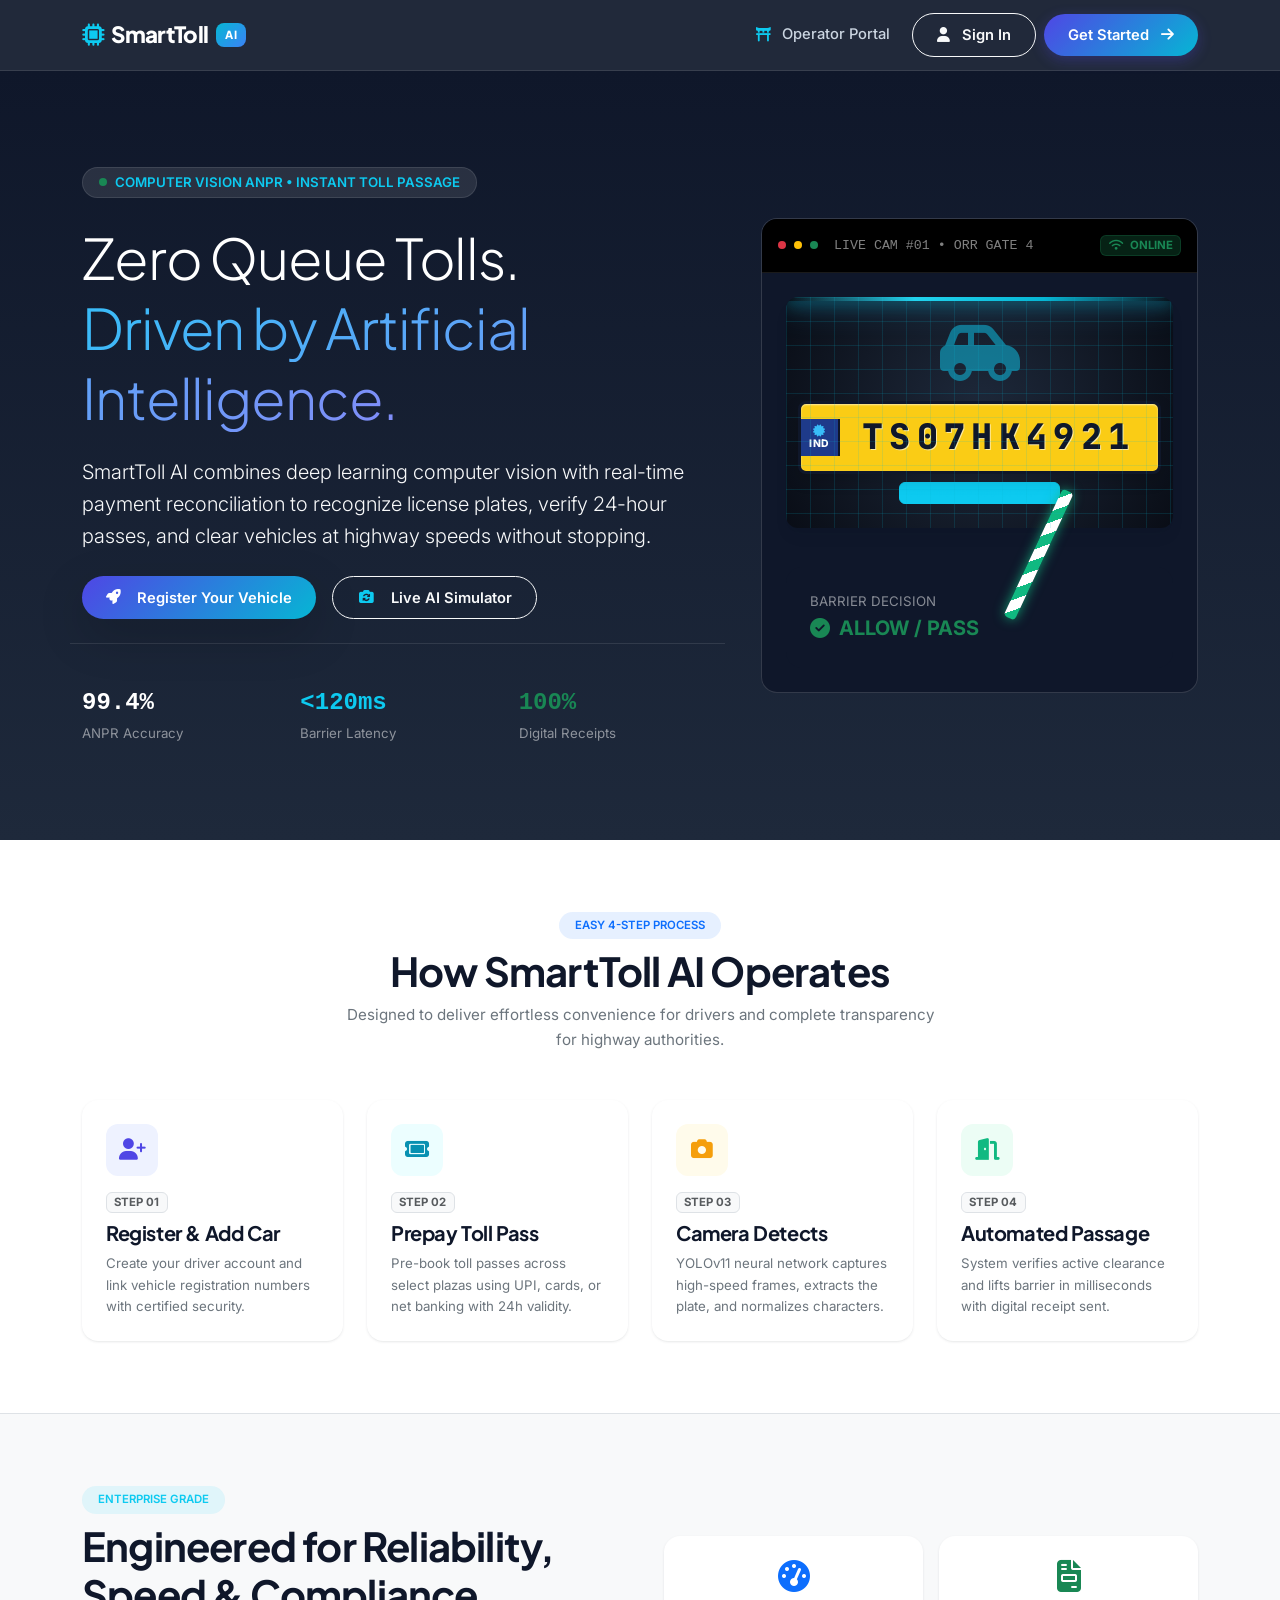
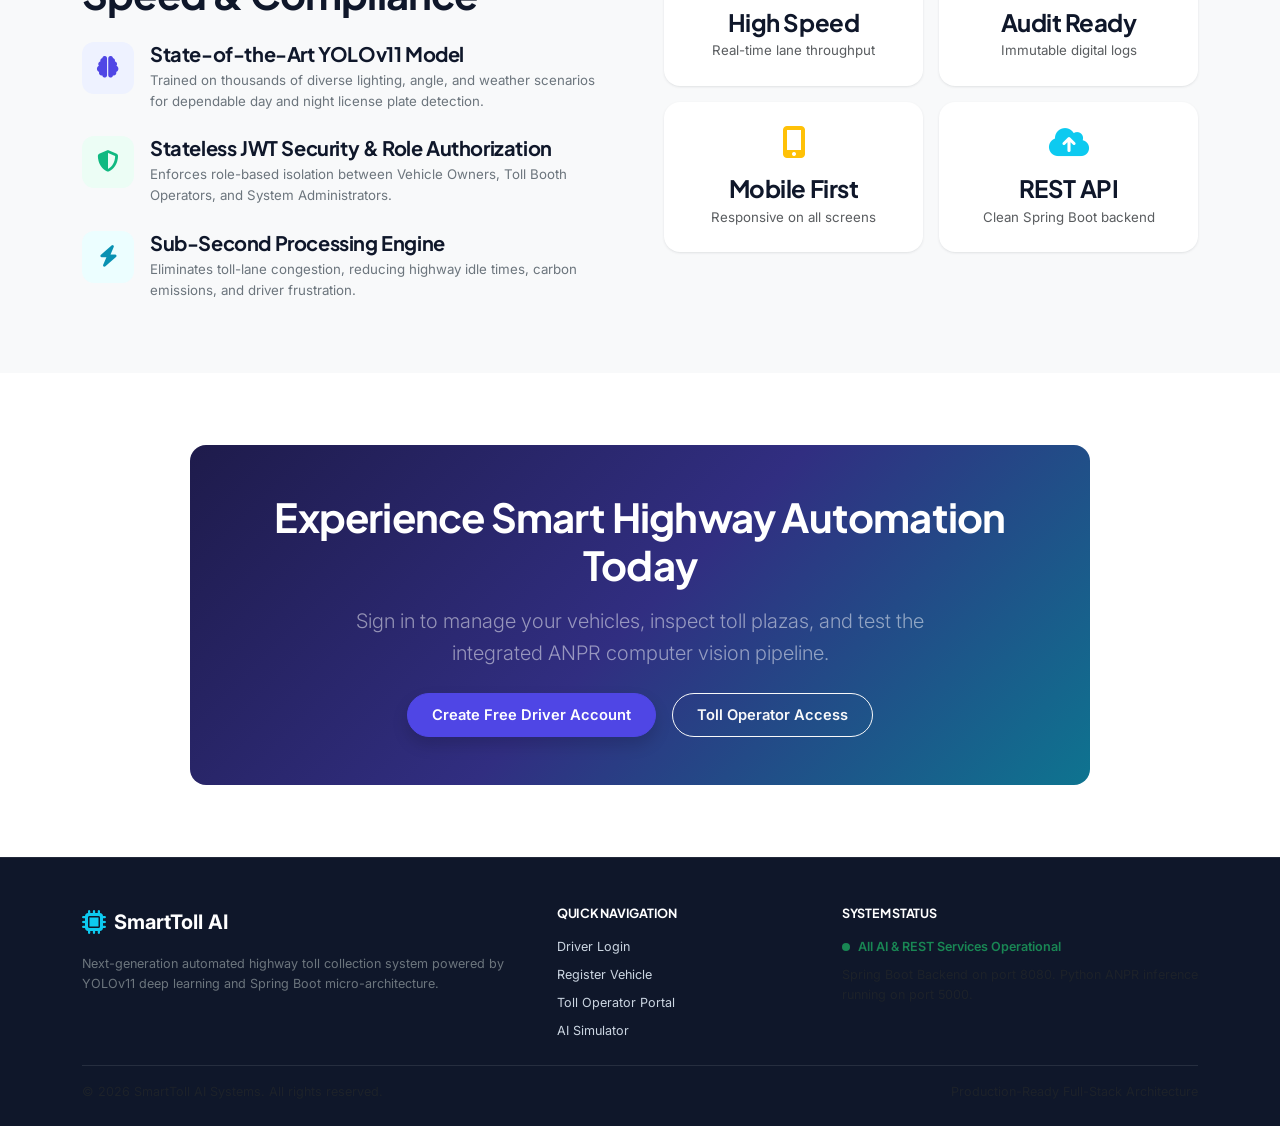
<file: frontend/index.html>
<!DOCTYPE html>
<html lang="en">
<head>
    <meta charset="UTF-8">
    <meta name="viewport" content="width=device-width, initial-scale=1.0">
    <title>SmartToll AI - Next-Gen AI Toll & Fleet Management System</title>
    <!-- Google Fonts -->
    <link rel="preconnect" href="https://fonts.googleapis.com">
    <link rel="preconnect" href="https://fonts.gstatic.com" crossorigin>
    <link href="https://fonts.googleapis.com/css2?family=Inter:wght@300;400;500;600;700&family=Plus+Jakarta+Sans:wght@500;600;700;800&family=JetBrains+Mono:wght@500;700&display=swap" rel="stylesheet">
    <!-- Bootstrap 5 CSS -->
    <link href="https://cdn.jsdelivr.net/npm/bootstrap@5.3.2/dist/css/bootstrap.min.css" rel="stylesheet">
    <!-- FontAwesome 6 -->
    <link rel="stylesheet" href="https://cdnjs.cloudflare.com/ajax/libs/font-awesome/6.4.2/css/all.min.css">
    <!-- Custom Modern Stylesheet -->
    <link rel="stylesheet" href="css/style.css">
</head>
<body class="d-flex flex-column min-vh-100 bg-light">
    
    <!-- Top Navigation -->
    <nav class="navbar navbar-expand-lg smarttoll-navbar">
        <div class="container">
            <a class="navbar-brand" href="index.html">
                <i class="fas fa-microchip text-info"></i>
                <span>SmartToll</span>
                <span class="brand-badge">AI</span>
            </a>
            <button class="navbar-toggler border-0 text-white" type="button" data-bs-toggle="collapse" data-bs-target="#navbarMain">
                <i class="fas fa-bars fs-4"></i>
            </button>
            <div class="collapse navbar-collapse" id="navbarMain">
                <div id="nav-links" class="ms-auto w-100 d-flex justify-content-end">
                    <!-- Dynamic Auth-Aware Links Populated by JS -->
                </div>
            </div>
        </div>
    </nav>

    <main class="flex-grow-1">
        <!-- Hero Section -->
        <section class="py-5 position-relative overflow-hidden" style="background: linear-gradient(180deg, #0f172a 0%, #1e293b 100%); color: #ffffff;">
            <div class="container py-4 py-lg-5 position-relative z-1">
                <div class="row align-items-center g-5">
                    <div class="col-lg-7 text-center text-lg-start">
                        <div class="d-inline-flex align-items-center gap-2 px-3 py-1 mb-4 rounded-pill bg-white bg-opacity-10 border border-white border-opacity-10 text-info small fw-semibold">
                            <span class="status-dot bg-success status-dot-pulse"></span>
                            <span>COMPUTER VISION ANPR &bull; INSTANT TOLL PASSAGE</span>
                        </div>
                        <h1 class="display-4 fw-extrabold text-white mb-4 lh-sm">
                            Zero Queue Tolls.<br>
                            <span style="background: linear-gradient(135deg, #38bdf8, #818cf8); -webkit-background-clip: text; -webkit-text-fill-color: transparent;">Driven by Artificial Intelligence.</span>
                        </h1>
                        <p class="lead text-light mb-4 fs-5 opacity-90 pe-lg-4">
                            SmartToll AI combines deep learning computer vision with real-time payment reconciliation to recognize license plates, verify 24-hour passes, and clear vehicles at highway speeds without stopping.
                        </p>
                        <div class="d-flex flex-wrap gap-3 justify-content-center justify-content-lg-start">
                            <a href="pages/register.html" class="btn btn-gradient btn-pill btn-lg px-4 shadow-lg">
                                <i class="fas fa-rocket me-2"></i> Register Your Vehicle
                            </a>
                            <a href="pages/anpr.html" class="btn btn-outline-light btn-pill btn-lg px-4">
                                <i class="fas fa-camera-rotate me-2 text-info"></i> Live AI Simulator
                            </a>
                        </div>
                        
                        <!-- Trust stats -->
                        <div class="row g-4 mt-4 pt-3 border-top border-white border-opacity-10 text-center text-lg-start">
                            <div class="col-4">
                                <div class="fs-4 fw-bold text-white font-monospace">99.4%</div>
                                <div class="text-white-50 small">ANPR Accuracy</div>
                            </div>
                            <div class="col-4">
                                <div class="fs-4 fw-bold text-info font-monospace">&lt;120ms</div>
                                <div class="text-white-50 small">Barrier Latency</div>
                            </div>
                            <div class="col-4">
                                <div class="fs-4 fw-bold text-success font-monospace">100%</div>
                                <div class="text-white-50 small">Digital Receipts</div>
                            </div>
                        </div>
                    </div>
                    
                    <!-- Hero Visual Card: Interactive Mock Barrier -->
                    <div class="col-lg-5">
                        <div class="card border-0 shadow-2xl rounded-4 overflow-hidden" style="background: #0f172a; border: 1px solid rgba(255,255,255,0.15) !important;">
                            <div class="p-3 border-bottom border-white border-opacity-10 d-flex justify-content-between align-items-center bg-black bg-opacity-30">
                                <div class="d-flex align-items-center gap-2">
                                    <span class="status-dot bg-danger"></span>
                                    <span class="status-dot bg-warning"></span>
                                    <span class="status-dot bg-success"></span>
                                    <span class="text-white-50 small font-monospace ms-2">LIVE CAM #01 &bull; ORR GATE 4</span>
                                </div>
                                <span class="badge bg-success bg-opacity-25 text-success border border-success border-opacity-25 small">
                                    <i class="fas fa-wifi me-1"></i> ONLINE
                                </span>
                            </div>
                            <div class="p-4 text-center position-relative">
                                <div class="preview-container w-100 mb-3" style="min-height: 200px; background: radial-gradient(circle, #1e293b 0%, #090d16 100%);">
                                    <div class="laser-scanner"></div>
                                    <div class="radar-grid-overlay"></div>
                                    <div class="p-4 d-flex flex-column align-items-center justify-content-center h-100">
                                        <i class="fas fa-car-side text-info text-opacity-50 mb-3" style="font-size: 4rem;"></i>
                                        <div class="hsep-plate mb-2">
                                            <div class="hsep-plate-strip">
                                                <i class="fas fa-certificate chakra-icon"></i>
                                                <span>IND</span>
                                            </div>
                                            <span class="hsep-plate-number">TS07HK4921</span>
                                        </div>
                                        <div class="badge bg-info bg-opacity-20 text-info border border-info border-opacity-30 small">
                                            Confidence Score: 98.7%
                                        </div>
                                    </div>
                                </div>
                                
                                <div class="gate-visualizer mt-3 justify-content-between">
                                    <div class="text-start">
                                        <div class="text-white-50 small text-uppercase">Barrier Decision</div>
                                        <div class="fw-bold text-success fs-5"><i class="fas fa-check-circle me-1"></i> ALLOW / PASS</div>
                                    </div>
                                    <div class="barrier-open">
                                        <div class="barrier-arm"></div>
                                    </div>
                                </div>
                            </div>
                        </div>
                    </div>
                </div>
            </div>
        </section>

        <!-- How It Works Section -->
        <section class="py-5 bg-white border-bottom">
            <div class="container py-4">
                <div class="text-center mb-5">
                    <span class="badge bg-primary bg-opacity-10 text-primary px-3 py-2 rounded-pill fw-semibold mb-2">EASY 4-STEP PROCESS</span>
                    <h2 class="display-6 fw-bold">How SmartToll AI Operates</h2>
                    <p class="text-secondary mx-auto" style="max-width: 600px;">
                        Designed to deliver effortless convenience for drivers and complete transparency for highway authorities.
                    </p>
                </div>
                
                <div class="row g-4">
                    <div class="col-md-6 col-lg-3">
                        <div class="card card-modern card-lift h-100 p-4 border-0">
                            <div class="icon-box icon-box-primary mb-3">
                                <i class="fas fa-user-plus"></i>
                            </div>
                            <span class="badge bg-light text-muted border align-self-start mb-2">STEP 01</span>
                            <h5 class="fw-bold mb-2">Register & Add Car</h5>
                            <p class="text-secondary small mb-0">Create your driver account and link vehicle registration numbers with certified security.</p>
                        </div>
                    </div>
                    
                    <div class="col-md-6 col-lg-3">
                        <div class="card card-modern card-lift h-100 p-4 border-0">
                            <div class="icon-box icon-box-accent mb-3">
                                <i class="fas fa-ticket"></i>
                            </div>
                            <span class="badge bg-light text-muted border align-self-start mb-2">STEP 02</span>
                            <h5 class="fw-bold mb-2">Prepay Toll Pass</h5>
                            <p class="text-secondary small mb-0">Pre-book toll passes across select plazas using UPI, cards, or net banking with 24h validity.</p>
                        </div>
                    </div>
                    
                    <div class="col-md-6 col-lg-3">
                        <div class="card card-modern card-lift h-100 p-4 border-0">
                            <div class="icon-box icon-box-warning mb-3">
                                <i class="fas fa-camera"></i>
                            </div>
                            <span class="badge bg-light text-muted border align-self-start mb-2">STEP 03</span>
                            <h5 class="fw-bold mb-2">Camera Detects</h5>
                            <p class="text-secondary small mb-0">YOLOv11 neural network captures high-speed frames, extracts the plate, and normalizes characters.</p>
                        </div>
                    </div>
                    
                    <div class="col-md-6 col-lg-3">
                        <div class="card card-modern card-lift h-100 p-4 border-0">
                            <div class="icon-box icon-box-success mb-3">
                                <i class="fas fa-door-open"></i>
                            </div>
                            <span class="badge bg-light text-muted border align-self-start mb-2">STEP 04</span>
                            <h5 class="fw-bold mb-2">Automated Passage</h5>
                            <p class="text-secondary small mb-0">System verifies active clearance and lifts barrier in milliseconds with digital receipt sent.</p>
                        </div>
                    </div>
                </div>
            </div>
        </section>

        <!-- Features Showcase -->
        <section class="py-5 bg-light">
            <div class="container py-4">
                <div class="row align-items-center g-5">
                    <div class="col-lg-6">
                        <span class="badge bg-info bg-opacity-10 text-info px-3 py-2 rounded-pill fw-semibold mb-2">ENTERPRISE GRADE</span>
                        <h2 class="display-6 fw-bold mb-4">Engineered for Reliability, Speed & Compliance</h2>
                        
                        <div class="d-flex gap-3 mb-4">
                            <div class="icon-box icon-box-primary flex-shrink-0">
                                <i class="fas fa-brain"></i>
                            </div>
                            <div>
                                <h5 class="fw-bold mb-1">State-of-the-Art YOLOv11 Model</h5>
                                <p class="text-secondary small mb-0">Trained on thousands of diverse lighting, angle, and weather scenarios for dependable day and night license plate detection.</p>
                            </div>
                        </div>

                        <div class="d-flex gap-3 mb-4">
                            <div class="icon-box icon-box-success flex-shrink-0">
                                <i class="fas fa-shield-halved"></i>
                            </div>
                            <div>
                                <h5 class="fw-bold mb-1">Stateless JWT Security & Role Authorization</h5>
                                <p class="text-secondary small mb-0">Enforces role-based isolation between Vehicle Owners, Toll Booth Operators, and System Administrators.</p>
                            </div>
                        </div>

                        <div class="d-flex gap-3">
                            <div class="icon-box icon-box-accent flex-shrink-0">
                                <i class="fas fa-bolt"></i>
                            </div>
                            <div>
                                <h5 class="fw-bold mb-1">Sub-Second Processing Engine</h5>
                                <p class="text-secondary small mb-0">Eliminates toll-lane congestion, reducing highway idle times, carbon emissions, and driver frustration.</p>
                            </div>
                        </div>
                    </div>
                    
                    <div class="col-lg-6">
                        <div class="row g-3">
                            <div class="col-6">
                                <div class="card card-modern p-4 text-center border-0">
                                    <i class="fas fa-gauge-high text-primary fs-2 mb-3"></i>
                                    <h4 class="fw-bold mb-1">High Speed</h4>
                                    <p class="text-muted small mb-0">Real-time lane throughput</p>
                                </div>
                            </div>
                            <div class="col-6">
                                <div class="card card-modern p-4 text-center border-0">
                                    <i class="fas fa-file-invoice text-success fs-2 mb-3"></i>
                                    <h4 class="fw-bold mb-1">Audit Ready</h4>
                                    <p class="text-muted small mb-0">Immutable digital logs</p>
                                </div>
                            </div>
                            <div class="col-6">
                                <div class="card card-modern p-4 text-center border-0">
                                    <i class="fas fa-mobile-screen-button text-warning fs-2 mb-3"></i>
                                    <h4 class="fw-bold mb-1">Mobile First</h4>
                                    <p class="text-muted small mb-0">Responsive on all screens</p>
                                </div>
                            </div>
                            <div class="col-6">
                                <div class="card card-modern p-4 text-center border-0">
                                    <i class="fas fa-cloud-arrow-up text-info fs-2 mb-3"></i>
                                    <h4 class="fw-bold mb-1">REST API</h4>
                                    <p class="text-muted small mb-0">Clean Spring Boot backend</p>
                                </div>
                            </div>
                        </div>
                    </div>
                </div>
            </div>
        </section>

        <!-- CTA Section -->
        <section class="py-5 bg-white text-center">
            <div class="container py-4">
                <div class="card bg-gradient-hero text-white p-5 rounded-4 border-0 shadow-xl mx-auto position-relative overflow-hidden" style="background: var(--gradient-hero); max-width: 900px;">
                    <div class="position-relative z-1">
                        <h2 class="display-6 fw-bold mb-3 text-white">Experience Smart Highway Automation Today</h2>
                        <p class="lead text-white-50 mb-4 mx-auto" style="max-width: 600px;">
                            Sign in to manage your vehicles, inspect toll plazas, and test the integrated ANPR computer vision pipeline.
                        </p>
                        <div class="d-flex flex-wrap justify-content-center gap-3">
                            <a href="pages/register.html" class="btn btn-primary btn-pill btn-lg px-4 shadow">
                                Create Free Driver Account
                            </a>
                            <a href="pages/operator-login.html" class="btn btn-outline-light btn-pill btn-lg px-4">
                                Toll Operator Access
                            </a>
                        </div>
                    </div>
                </div>
            </div>
        </section>
    </main>

    <!-- Footer -->
    <footer class="smarttoll-footer">
        <div class="container">
            <div class="row g-4 mb-4">
                <div class="col-md-5">
                    <div class="d-flex align-items-center gap-2 mb-3">
                        <i class="fas fa-microchip text-info fs-4"></i>
                        <span class="fs-5 fw-bold text-white">SmartToll AI</span>
                    </div>
                    <p class="text-secondary small pe-md-4 mb-0">
                        Next-generation automated highway toll collection system powered by YOLOv11 deep learning and Spring Boot micro-architecture.
                    </p>
                </div>
                <div class="col-6 col-md-3">
                    <h6 class="text-white fw-bold mb-3 small text-uppercase tracking-wider">Quick Navigation</h6>
                    <ul class="list-unstyled small mb-0 d-flex flex-column gap-2">
                        <li><a href="pages/login.html">Driver Login</a></li>
                        <li><a href="pages/register.html">Register Vehicle</a></li>
                        <li><a href="pages/operator-login.html">Toll Operator Portal</a></li>
                        <li><a href="pages/anpr.html">AI Simulator</a></li>
                    </ul>
                </div>
                <div class="col-6 col-md-4">
                    <h6 class="text-white fw-bold mb-3 small text-uppercase tracking-wider">System Status</h6>
                    <div class="d-flex align-items-center gap-2 mb-2 text-success small">
                        <span class="status-dot bg-success status-dot-pulse"></span>
                        <span class="fw-semibold">All AI & REST Services Operational</span>
                    </div>
                    <p class="text-muted small mb-0">Spring Boot Backend on port 8080. Python ANPR inference running on port 5000.</p>
                </div>
            </div>
            <div class="pt-3 border-top border-secondary border-opacity-25 d-flex flex-wrap justify-content-between align-items-center small text-muted">
                <div>&copy; 2026 SmartToll AI Systems. All rights reserved.</div>
                <div>Production-Ready Full-Stack Architecture</div>
            </div>
        </div>
    </footer>

    <!-- Bootstrap 5 JS -->
    <script src="https://cdn.jsdelivr.net/npm/bootstrap@5.3.2/dist/js/bootstrap.bundle.min.js"></script>
    <script type="module">
        import { setupNavbar } from './js/app.js';
        document.addEventListener('DOMContentLoaded', () => {
            setupNavbar();
        });
    </script>
</body>
</html>
</file>
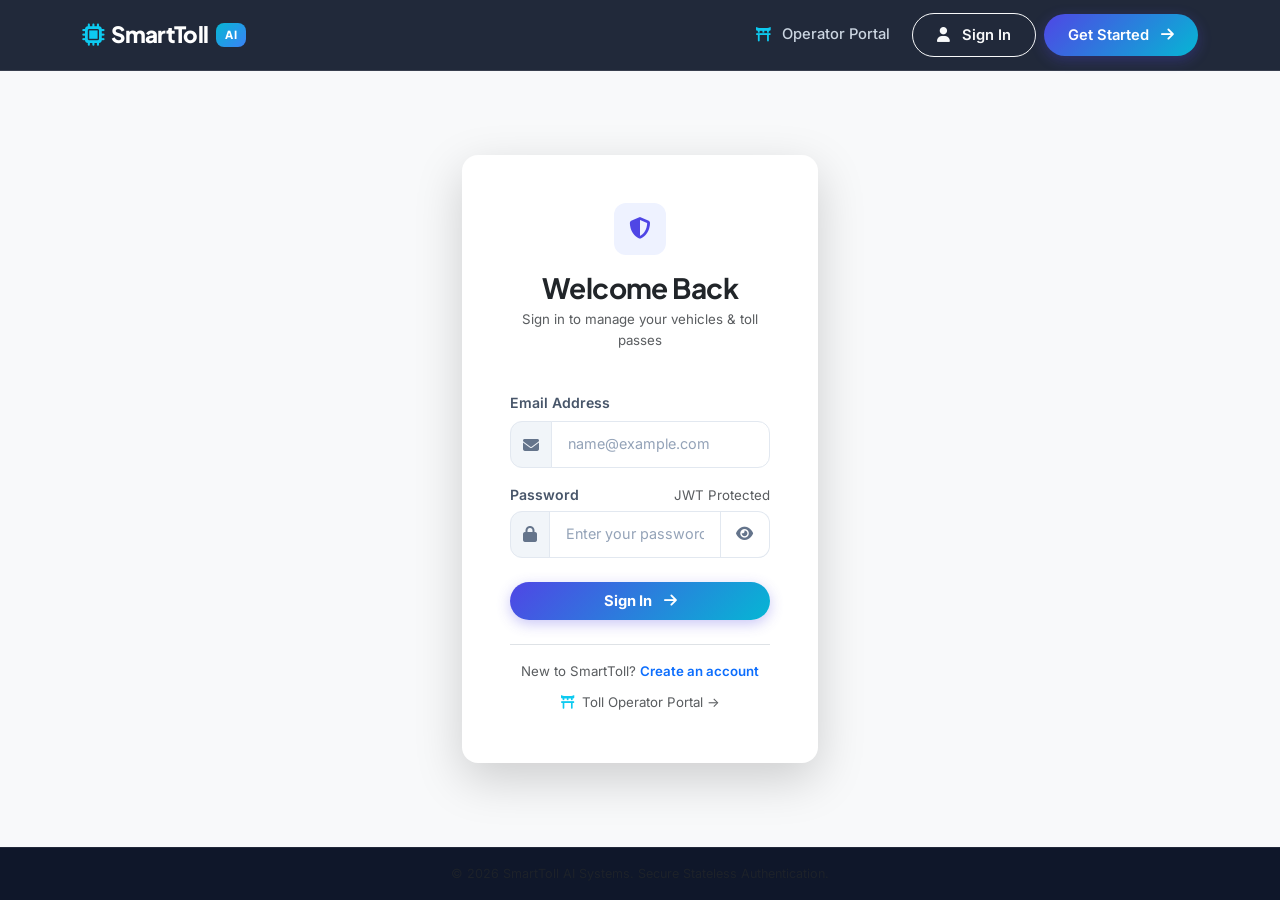
<file: frontend/pages/anpr.html>
<!DOCTYPE html>
<html lang="en">
<head>
    <meta charset="UTF-8">
    <meta name="viewport" content="width=device-width, initial-scale=1.0">
    <title>AI ANPR Simulator - SmartToll AI</title>
    <!-- Google Fonts -->
    <link rel="preconnect" href="https://fonts.googleapis.com">
    <link rel="preconnect" href="https://fonts.gstatic.com" crossorigin>
    <link href="https://fonts.googleapis.com/css2?family=Inter:wght@300;400;500;600;700&family=Plus+Jakarta+Sans:wght@500;600;700;800&family=JetBrains+Mono:wght@500;700&display=swap" rel="stylesheet">
    <!-- Bootstrap 5 CSS -->
    <link href="https://cdn.jsdelivr.net/npm/bootstrap@5.3.2/dist/css/bootstrap.min.css" rel="stylesheet">
    <!-- FontAwesome 6 -->
    <link rel="stylesheet" href="https://cdnjs.cloudflare.com/ajax/libs/font-awesome/6.4.2/css/all.min.css">
    <!-- Custom Modern Stylesheet -->
    <link rel="stylesheet" href="../css/style.css">
</head>
<body class="d-flex flex-column min-vh-100 bg-light">
    
    <!-- Top Navigation -->
    <nav class="navbar navbar-expand-lg smarttoll-navbar">
        <div class="container">
            <a class="navbar-brand" href="../index.html">
                <i class="fas fa-microchip text-info"></i>
                <span>SmartToll</span>
                <span class="brand-badge">AI</span>
            </a>
            <button class="navbar-toggler border-0 text-white" type="button" data-bs-toggle="collapse" data-bs-target="#navbarMain">
                <i class="fas fa-bars fs-4"></i>
            </button>
            <div class="collapse navbar-collapse" id="navbarMain">
                <div id="nav-links" class="ms-auto w-100 d-flex justify-content-end">
                    <!-- Populated by JS -->
                </div>
            </div>
        </div>
    </nav>

    <main class="flex-grow-1 container py-4 pb-5">
        <!-- Page Header -->
        <div class="d-flex flex-wrap justify-content-between align-items-center gap-3 border-bottom pb-4 mb-4">
            <div>
                <span class="badge bg-warning bg-opacity-10 text-dark rounded-pill px-3 py-1 small fw-semibold mb-1">
                    <i class="fas fa-microchip me-1 text-warning"></i> COMPUTER VISION PIPELINE
                </span>
                <h2 class="display-6 fw-bold mb-0">AI License Plate Recognition & Gate Simulator</h2>
                <p class="text-secondary small mb-0 mt-1">Live camera frame inference with YOLOv11 OCR and automated barrier control</p>
            </div>
            
            <span class="badge bg-success bg-opacity-10 text-success rounded-pill px-3 py-2 small fw-semibold">
                <span class="status-dot bg-success status-dot-pulse me-1"></span> Neural Model Ready
            </span>
        </div>

        <div id="alert-container"></div>

        <div class="row g-4 justify-content-center">
            <!-- Left Column: Image Upload & Parameters -->
            <div class="col-lg-6">
                <div class="card card-modern p-4 border-0 shadow-md h-100">
                    <div class="d-flex align-items-center gap-2 mb-3">
                        <div class="icon-box icon-box-primary" style="width: 42px; height: 42px; font-size: 1.2rem;">
                            <i class="fas fa-camera"></i>
                        </div>
                        <div>
                            <h5 class="fw-bold mb-0">Toll Camera Feed Input</h5>
                            <small class="text-muted">Upload an incoming vehicle frame for detection</small>
                        </div>
                    </div>

                    <form id="anprForm">
                        <div class="mb-3" id="tollSelectContainer">
                            <label for="tollSelect" class="form-label">Active Toll Plaza</label>
                            <select id="tollSelect" class="form-select" required>
                                <option value="" disabled selected>Loading toll plazas...</option>
                            </select>
                        </div>

                        <!-- Drag and Drop Image Container -->
                        <div class="mb-4">
                            <label class="form-label">Vehicle Camera Frame</label>
                            <div class="dropzone-container" id="dropzone">
                                <input type="file" id="imageFile" accept="image/*" class="d-none" required>
                                <div id="dropzonePrompt">
                                    <i class="fas fa-cloud-arrow-up text-primary fs-1 mb-2"></i>
                                    <h6 class="fw-bold mb-1">Click to browse or drag & drop photo</h6>
                                    <p class="text-muted small mb-0">JPEG, PNG, or WebP vehicle snapshots</p>
                                </div>
                                <div id="dropzonePreview" class="d-none position-relative">
                                    <div class="preview-container w-100">
                                        <div class="laser-scanner d-none" id="liveLaser"></div>
                                        <div class="radar-grid-overlay"></div>
                                        <img id="previewImg" src="" alt="Vehicle Preview">
                                    </div>
                                    <button type="button" class="btn btn-sm btn-light-custom btn-pill position-absolute top-0 end-0 m-2 shadow-sm" id="removeImgBtn">
                                        <i class="fas fa-xmark"></i> Change Image
                                    </button>
                                </div>
                            </div>
                        </div>

                        <button type="submit" class="btn btn-primary btn-gradient btn-pill btn-lg w-100 fw-bold shadow-sm" id="processBtn">
                            <i class="fas fa-bolt me-2"></i> Run AI Plate Recognition
                        </button>
                    </form>
                </div>
            </div>

            <!-- Right Column: AI Inference & Barrier Simulation -->
            <div class="col-lg-6">
                <div class="card card-modern p-4 border-0 shadow-md h-100 d-flex flex-column" id="inferenceCard">
                    <div class="d-flex align-items-center justify-content-between mb-3">
                        <div class="d-flex align-items-center gap-2">
                            <div class="icon-box icon-box-accent" style="width: 42px; height: 42px; font-size: 1.2rem;">
                                <i class="fas fa-brain"></i>
                            </div>
                            <div>
                                <h5 class="fw-bold mb-0">Barrier & Verification Hub</h5>
                                <small class="text-muted">Real-time gate clearance decision</small>
                            </div>
                        </div>
                        <span class="badge badge-status-info" id="gatePill">STANDBY</span>
                    </div>

                    <!-- Physical Barrier Simulation Visualizer -->
                    <div class="gate-visualizer mb-4 justify-content-between" id="gateVisualizer">
                        <div>
                            <div class="text-white-50 small text-uppercase">Barrier Arm State</div>
                            <div class="fw-bold fs-5" id="gateStatusText">
                                <i class="fas fa-lock text-warning me-1"></i> CLOSED
                            </div>
                        </div>
                        <div id="barrierArmWrapper">
                            <div class="barrier-arm"></div>
                        </div>
                    </div>

                    <!-- Detection Output Area -->
                    <div class="text-center my-auto p-4 border rounded-3 bg-light" id="resultsPlaceholder">
                        <i class="fas fa-robot text-muted mb-3" style="font-size: 3rem;"></i>
                        <h5 class="fw-bold text-secondary mb-1">Awaiting Vehicle Input</h5>
                        <p class="small text-muted mb-0">Select a camera image and click Run AI Plate Recognition to trigger YOLOv11 OCR analysis.</p>
                    </div>

                    <div class="d-none" id="resultsActiveArea">
                        <div class="text-center mb-3">
                            <span class="text-muted small text-uppercase tracking-wider fw-bold d-block mb-2">Detected License Plate</span>
                            <div id="detectedPlateBox" class="mb-2"></div>
                            <div class="text-muted small" id="detectedStatusNote"></div>
                        </div>

                        <!-- Verification & Database Check -->
                        <div id="verificationResult" class="mt-3"></div>
                    </div>
                </div>
            </div>
        </div>
    </main>

    <!-- ANPR Payment Selection Modal -->
    <div class="modal fade" id="anprPaymentModal" tabindex="-1" aria-hidden="true">
      <div class="modal-dialog modal-dialog-centered">
        <div class="modal-content border-0 shadow-lg" style="border-radius: 1rem;">
          <div class="modal-header border-bottom-0 pb-0">
            <h5 class="modal-title fw-bold fs-4"><i class="fas fa-receipt text-success me-2"></i>Select Payment Method</h5>
            <button type="button" class="btn-close" data-bs-dismiss="modal" aria-label="Close"></button>
          </div>
          <div class="modal-body pt-3">
            <div class="card bg-light border-0 mb-3 p-3 rounded-4">
                <div class="d-flex justify-content-between align-items-center mb-1">
                    <span class="text-muted small">Vehicle Plate</span>
                    <strong class="font-monospace fs-5 text-dark" id="modalVehiclePlate">-</strong>
                </div>
                <div class="d-flex justify-content-between align-items-center pt-2 border-top">
                    <span class="text-muted fw-semibold">Toll Amount</span>
                    <span class="fs-3 fw-bold text-success" id="modalTollAmount">₹0.00</span>
                </div>
            </div>

            <form id="anprPaymentForm">
                <input type="hidden" id="modalVehicleId">
                <input type="hidden" id="modalTollId">
                <input type="hidden" id="modalAmountValue">

                <div class="mb-4">
                    <label class="form-label fw-bold text-dark">Payment Mode</label>
                    <div class="row g-2">
                        <div class="col-6">
                            <input type="radio" class="btn-check" name="anprPaymentMode" id="anprUpi" value="UPI" checked>
                            <label class="btn btn-outline-primary rounded-3 p-3 w-100 fw-semibold text-center h-100 d-flex flex-column align-items-center justify-content-center" for="anprUpi">
                                <i class="fas fa-mobile-screen-button fs-3 mb-1 text-primary"></i>
                                <span>UPI / QR</span>
                            </label>
                        </div>
                        <div class="col-6">
                            <input type="radio" class="btn-check" name="anprPaymentMode" id="anprCard" value="CARD">
                            <label class="btn btn-outline-primary rounded-3 p-3 w-100 fw-semibold text-center h-100 d-flex flex-column align-items-center justify-content-center" for="anprCard">
                                <i class="fas fa-credit-card fs-3 mb-1 text-primary"></i>
                                <span>Credit / Debit</span>
                            </label>
                        </div>
                        <div class="col-6">
                            <input type="radio" class="btn-check" name="anprPaymentMode" id="anprCash" value="CASH">
                            <label class="btn btn-outline-primary rounded-3 p-3 w-100 fw-semibold text-center h-100 d-flex flex-column align-items-center justify-content-center" for="anprCash">
                                <i class="fas fa-money-bill-wave fs-3 mb-1 text-success"></i>
                                <span>Cash Booth</span>
                            </label>
                        </div>
                        <div class="col-6">
                            <input type="radio" class="btn-check" name="anprPaymentMode" id="anprFastag" value="FASTAG">
                            <label class="btn btn-outline-primary rounded-3 p-3 w-100 fw-semibold text-center h-100 d-flex flex-column align-items-center justify-content-center" for="anprFastag">
                                <i class="fas fa-barcode fs-3 mb-1 text-info"></i>
                                <span>FASTag / Net</span>
                            </label>
                        </div>
                    </div>
                </div>

                <div class="alert alert-info border-0 bg-info bg-opacity-10 d-flex align-items-center rounded-3 py-2 px-3 mb-3">
                    <i class="fas fa-info-circle fs-5 me-2 text-info"></i>
                    <small class="text-dark">Authorizing this transaction will record payment and automatically open the gate barrier.</small>
                </div>

                <button type="submit" class="btn btn-success btn-lg w-100 rounded-pill shadow-sm fw-bold" id="confirmAnprPayBtn">
                    Confirm Payment & Open Barrier
                </button>
            </form>
          </div>
        </div>
      </div>
    </div>

    <!-- Footer -->
    <footer class="smarttoll-footer py-3">
        <div class="container d-flex flex-wrap justify-content-between align-items-center small text-muted">
            <div>&copy; 2026 SmartToll AI Systems.</div>
            <div>YOLOv11 Computer Vision & Automatic Barrier Control</div>
        </div>
    </footer>

    <!-- Bootstrap 5 JS -->
    <script src="https://cdn.jsdelivr.net/npm/bootstrap@5.3.2/dist/js/bootstrap.bundle.min.js"></script>
    <script type="module">
        import { checkAuth, setupNavbar, showAlert, showToast } from '../js/app.js';
        import { apiProcessANPR, apiGetVehicles, apiGetTolls, apiAddPayment, apiGetTollById } from '../js/api.js';

        let currentUser = null;
        let operatingTollId = null;
        let operatingTollAmount = 0;
        let selectedFile = null;
        let anprPaymentModalInstance = null;

        document.addEventListener('DOMContentLoaded', async () => {
            currentUser = checkAuth();
            if (!currentUser) return;
            setupNavbar();

            anprPaymentModalInstance = new bootstrap.Modal(document.getElementById('anprPaymentModal'));

            const role = currentUser.role ? currentUser.role.toUpperCase() : 'USER';
            const tollSelectContainer = document.getElementById('tollSelectContainer');
            const tollSelect = document.getElementById('tollSelect');

            if (role === 'ROLE_TOLL_OPERATOR') {
                // Operator terminal: auto-fetch their assigned toll gate
                try {
                    const tollData = await apiGetTollById(currentUser.id);
                    operatingTollId = tollData.id;
                    operatingTollAmount = tollData.amount;

                    tollSelectContainer.innerHTML = `
                        <label class="form-label">Operating Toll Gate</label>
                        <div class="card bg-info bg-opacity-10 border-0 p-3 rounded-3 d-flex flex-row align-items-center gap-3">
                            <i class="fas fa-torii-gate fs-2 text-info"></i>
                            <div>
                                <h6 class="fw-bold mb-0 text-dark">${tollData.name}</h6>
                                <div class="text-secondary small"><i class="fas fa-location-dot me-1 text-danger"></i>${tollData.location} &bull; Rate: ₹${tollData.amount}</div>
                            </div>
                        </div>
                    `;
                } catch (err) {
                    tollSelectContainer.innerHTML = '<div class="alert alert-danger small">Error connecting to operator plaza data.</div>';
                }
            } else {
                // Driver or Admin: populate toll plazas dropdown
                try {
                    const tolls = await apiGetTolls();
                    tollSelect.innerHTML = '<option value="" disabled selected>Select Toll Gate...</option>';
                    tolls.forEach(t => {
                        const opt = document.createElement('option');
                        opt.value = t.id;
                        opt.textContent = `${t.name} (${t.location}) - ₹${t.amount}`;
                        opt.dataset.amount = t.amount;
                        tollSelect.appendChild(opt);
                    });
                } catch (err) {
                    tollSelect.innerHTML = '<option value="" disabled>Error loading toll plazas</option>';
                }
            }

            // Setup Drag & Drop Zone
            const dropzone = document.getElementById('dropzone');
            const fileInput = document.getElementById('imageFile');
            const dropzonePrompt = document.getElementById('dropzonePrompt');
            const dropzonePreview = document.getElementById('dropzonePreview');
            const previewImg = document.getElementById('previewImg');
            const removeImgBtn = document.getElementById('removeImgBtn');

            dropzone.addEventListener('click', (e) => {
                if (e.target !== removeImgBtn && !removeImgBtn.contains(e.target)) {
                    fileInput.click();
                }
            });

            dropzone.addEventListener('dragover', (e) => {
                e.preventDefault();
                dropzone.classList.add('dragover');
            });

            dropzone.addEventListener('dragleave', () => {
                dropzone.classList.remove('dragover');
            });

            dropzone.addEventListener('drop', (e) => {
                e.preventDefault();
                dropzone.classList.remove('dragover');
                if (e.dataTransfer.files && e.dataTransfer.files[0]) {
                    handleSelectedFile(e.dataTransfer.files[0]);
                }
            });

            fileInput.addEventListener('change', () => {
                if (fileInput.files && fileInput.files[0]) {
                    handleSelectedFile(fileInput.files[0]);
                }
            });

            removeImgBtn.addEventListener('click', (e) => {
                e.stopPropagation();
                selectedFile = null;
                fileInput.value = '';
                previewImg.src = '';
                dropzonePreview.classList.add('d-none');
                dropzonePrompt.classList.remove('d-none');
                resetGateUI();
            });

            function handleSelectedFile(file) {
                const isImage = (file.type && file.type.startsWith('image/')) || /\.(jpe?g|png|webp|bmp|heic)$/i.test(file.name || '');
                if (!isImage) {
                    showAlert('alert-container', 'Please select a valid image file (JPEG or PNG).');
                    return;
                }
                selectedFile = file;
                const reader = new FileReader();
                reader.onload = (e) => {
                    previewImg.src = e.target.result;
                    dropzonePrompt.classList.add('d-none');
                    dropzonePreview.classList.remove('d-none');
                };
                reader.readAsDataURL(file);
            }

            // Submit Form for ANPR Processing
            const form = document.getElementById('anprForm');
            const processBtn = document.getElementById('processBtn');
            const liveLaser = document.getElementById('liveLaser');

            form.addEventListener('submit', async (e) => {
                e.preventDefault();

                if (!selectedFile) {
                    showAlert('alert-container', 'Please select or upload a vehicle image first.');
                    return;
                }

                let tollId, tollAmount;
                if (role === 'ROLE_TOLL_OPERATOR') {
                    tollId = operatingTollId;
                    tollAmount = operatingTollAmount;
                } else {
                    tollId = tollSelect.value;
                    const opt = tollSelect.options[tollSelect.selectedIndex];
                    tollAmount = opt ? opt.dataset.amount : 0;
                }

                if (!tollId) {
                    showAlert('alert-container', 'Please select an operating toll gate.');
                    return;
                }

                // UI loading state with live laser animation
                processBtn.disabled = true;
                processBtn.innerHTML = '<span class="spinner-border spinner-border-sm me-2"></span> Scanning license plate via AI...';
                liveLaser.classList.remove('d-none');

                document.getElementById('resultsPlaceholder').classList.add('d-none');
                document.getElementById('resultsActiveArea').classList.remove('d-none');
                document.getElementById('detectedPlateBox').innerHTML = '<div class="spinner-border text-info" role="status"></div>';
                document.getElementById('detectedStatusNote').textContent = 'Analyzing plate via YOLOv11 & OCR... (First cloud scan may take ~30s while free AI service wakes up)';
                document.getElementById('verificationResult').innerHTML = '';

                try {
                    const result = await apiProcessANPR(selectedFile);
                    liveLaser.classList.add('d-none');

                    if (result.vehicleDetected && result.vehicleNumber) {
                        const cleanPlate = result.vehicleNumber.replace(/\s+/g, '').toUpperCase();
                        
                        document.getElementById('detectedPlateBox').innerHTML = `
                            <div class="hsep-plate d-inline-flex shadow">
                                <div class="hsep-plate-strip">
                                    <i class="fas fa-certificate chakra-icon"></i>
                                    <span>IND</span>
                                </div>
                                <span class="hsep-plate-number">${cleanPlate}</span>
                            </div>
                        `;
                        document.getElementById('detectedStatusNote').innerHTML = `
                            <span class="text-success fw-bold"><i class="fas fa-check-circle me-1"></i> Plate detected with high confidence</span>
                        `;

                        await verifyPlateWithLedger(cleanPlate, tollId, tollAmount, result);

                    } else {
                        document.getElementById('detectedPlateBox').innerHTML = `
                            <div class="alert alert-danger border-0 d-inline-block py-2 px-4 rounded-pill">
                                <i class="fas fa-triangle-exclamation me-1"></i> No Plate Detected
                            </div>
                        `;
                        document.getElementById('detectedStatusNote').textContent = result.message || 'Unable to resolve license plate in image.';
                        setGateState(false, 'DENIED');
                    }

                } catch (err) {
                    console.error('ANPR Error:', err);
                    liveLaser.classList.add('d-none');
                    showAlert('alert-container', 'AI inference failed: ' + (err.message || 'Please ensure the backend service is running.'));
                    resetGateUI();
                } finally {
                    processBtn.disabled = false;
                    processBtn.innerHTML = '<i class="fas fa-bolt me-2"></i> Run AI Plate Recognition';
                }
            });

            async function verifyPlateWithLedger(vehicleNumber, tollId, tollAmount, anprResult) {
                const verificationArea = document.getElementById('verificationResult');
                verificationArea.innerHTML = '<div class="text-center py-3 text-muted"><div class="spinner-grow spinner-grow-sm text-primary me-2"></div>Cross-referencing database registration...</div>';

                try {
                    const vehicles = await apiGetVehicles();
                    const matchedVehicle = vehicles.find(v => v.vehicleNumber.replace(/\s+/g, '').toUpperCase() === vehicleNumber);

                    if (matchedVehicle) {
                        if (anprResult.gateDecision === 'ALLOW') {
                            setGateState(true, 'ALLOW');
                            verificationArea.innerHTML = `
                                <div class="alert alert-success border-0 shadow-sm p-4 rounded-3 text-start">
                                    <div class="d-flex align-items-center gap-3 mb-2">
                                        <i class="fas fa-circle-check fs-2 text-success"></i>
                                        <div>
                                            <h5 class="fw-bold mb-0 text-success">Gate Barrier Opening!</h5>
                                            <small class="text-muted">Vehicle ID #${matchedVehicle.id} &bull; Type: ${matchedVehicle.vehicleType || 'Standard'}</small>
                                        </div>
                                    </div>
                                    <p class="small text-secondary mb-2">Active prepaid pass detected. Vehicle granted non-stop passage.</p>
                                    <div class="badge badge-status-success">Cleared by AI Gate Controller</div>
                                </div>
                            `;
                        } else {
                            setGateState(false, 'TOLL REQUIRED');
                            verificationArea.innerHTML = `
                                <div class="alert alert-warning border-0 shadow-sm p-4 rounded-3 text-start">
                                    <div class="d-flex align-items-center gap-3 mb-2">
                                        <i class="fas fa-hand fs-2 text-warning"></i>
                                        <div>
                                            <h5 class="fw-bold mb-0 text-dark">Toll Clearance Required</h5>
                                            <small class="text-muted">Vehicle #${matchedVehicle.id} does not have an active 24h pass.</small>
                                        </div>
                                    </div>
                                    <div class="d-flex justify-content-between align-items-center my-3 p-2 bg-white rounded-3 border">
                                        <span class="text-muted small">Standard Toll Due:</span>
                                        <strong class="fs-5 text-dark font-monospace">₹${tollAmount}</strong>
                                    </div>
                                    <button class="btn btn-primary btn-gradient btn-pill w-100 fw-bold shadow-sm" id="openPayModalBtn">
                                        <i class="fas fa-credit-card me-1"></i> Pay Toll & Open Barrier
                                    </button>
                                </div>
                            `;

                            document.getElementById('openPayModalBtn').addEventListener('click', () => {
                                document.getElementById('modalVehiclePlate').textContent = vehicleNumber;
                                document.getElementById('modalTollAmount').textContent = '₹' + parseFloat(tollAmount).toFixed(2);
                                document.getElementById('modalVehicleId').value = matchedVehicle.id;
                                document.getElementById('modalTollId').value = tollId;
                                document.getElementById('modalAmountValue').value = tollAmount;
                                anprPaymentModalInstance.show();
                            });
                        }
                    } else {
                        // Unregistered vehicle
                        setGateState(false, 'UNREGISTERED');
                        verificationArea.innerHTML = `
                            <div class="alert alert-danger border-0 shadow-sm p-4 rounded-3 text-start">
                                <div class="d-flex align-items-center gap-3 mb-2">
                                    <i class="fas fa-triangle-exclamation fs-2 text-danger"></i>
                                    <div>
                                        <h5 class="fw-bold mb-0 text-danger">Unregistered Vehicle</h5>
                                        <small class="text-muted">Plate ${vehicleNumber} is not registered in the system.</small>
                                    </div>
                                </div>
                                <p class="small text-secondary mb-0">Manual gatekeeper inspection required or cash payment of ₹${tollAmount}.</p>
                            </div>
                        `;
                    }

                } catch (e) {
                    console.error("Verification error:", e);
                    verificationArea.innerHTML = '<div class="alert alert-danger small">Error verifying registration with backend.</div>';
                }
            }

            // Settle toll payment from selection modal
            document.getElementById('anprPaymentForm').addEventListener('submit', async (e) => {
                e.preventDefault();
                const vehicleId = document.getElementById('modalVehicleId').value;
                const tollId = document.getElementById('modalTollId').value;
                const amount = parseFloat(document.getElementById('modalAmountValue').value);
                const vehiclePlate = document.getElementById('modalVehiclePlate').textContent;

                const selectedRadio = document.querySelector('input[name="anprPaymentMode"]:checked');
                const paymentMode = selectedRadio ? selectedRadio.value : 'UPI';

                let modeLabel = 'UPI / QR';
                if (paymentMode === 'CARD') modeLabel = 'Credit/Debit Card';
                if (paymentMode === 'CASH') modeLabel = 'Cash at Booth';
                if (paymentMode === 'FASTAG') modeLabel = 'FASTag / Net Banking';

                const confirmBtn = document.getElementById('confirmAnprPayBtn');
                confirmBtn.disabled = true;
                confirmBtn.innerHTML = `<span class="spinner-border spinner-border-sm me-2"></span> Processing via ${paymentMode}...`;

                try {
                    await apiAddPayment(vehicleId, tollId, amount);
                    anprPaymentModalInstance.hide();
                    setGateState(true, 'ALLOW');

                    const verificationArea = document.getElementById('verificationResult');
                    verificationArea.innerHTML = `
                        <div class="alert alert-success border-0 shadow-sm p-4 rounded-3 text-start">
                            <div class="d-flex align-items-center gap-3 mb-2">
                                <i class="fas fa-circle-check fs-2 text-success"></i>
                                <div>
                                    <h5 class="fw-bold mb-0 text-success">Payment Succeeded via ${modeLabel}!</h5>
                                    <small class="text-muted">Vehicle ${vehiclePlate} &bull; ₹${amount.toFixed(2)} recorded in ledger.</small>
                                </div>
                            </div>
                            <p class="small text-secondary mb-0">Barrier has lifted. 24-hour smart toll pass is now active.</p>
                        </div>
                    `;
                    showToast('Gate Lifted', `Payment verified via ${modeLabel} for ${vehiclePlate}. Barrier opened.`, 'success');
                } catch (err) {
                    console.error('Payment error:', err);
                    showAlert('alert-container', 'Failed to settle instant toll payment.');
                } finally {
                    confirmBtn.disabled = false;
                    confirmBtn.innerHTML = 'Confirm Payment & Open Barrier';
                }
            });

            function setGateState(isOpen, pillText) {
                const visualizer = document.getElementById('gateVisualizer');
                const statusText = document.getElementById('gateStatusText');
                const gatePill = document.getElementById('gatePill');

                gatePill.textContent = pillText;

                if (isOpen) {
                    visualizer.classList.add('barrier-open');
                    statusText.innerHTML = '<i class="fas fa-lock-open text-success me-1"></i> OPEN / LIFTED';
                    gatePill.className = 'badge badge-status-success';
                } else {
                    visualizer.classList.remove('barrier-open');
                    statusText.innerHTML = '<i class="fas fa-lock text-warning me-1"></i> CLOSED / BARRIER DOWN';
                    gatePill.className = 'badge badge-status-warning';
                }
            }

            function resetGateUI() {
                document.getElementById('resultsPlaceholder').classList.remove('d-none');
                document.getElementById('resultsActiveArea').classList.add('d-none');
                setGateState(false, 'STANDBY');
            }
        });
    </script>
</body>
</html>
</file>
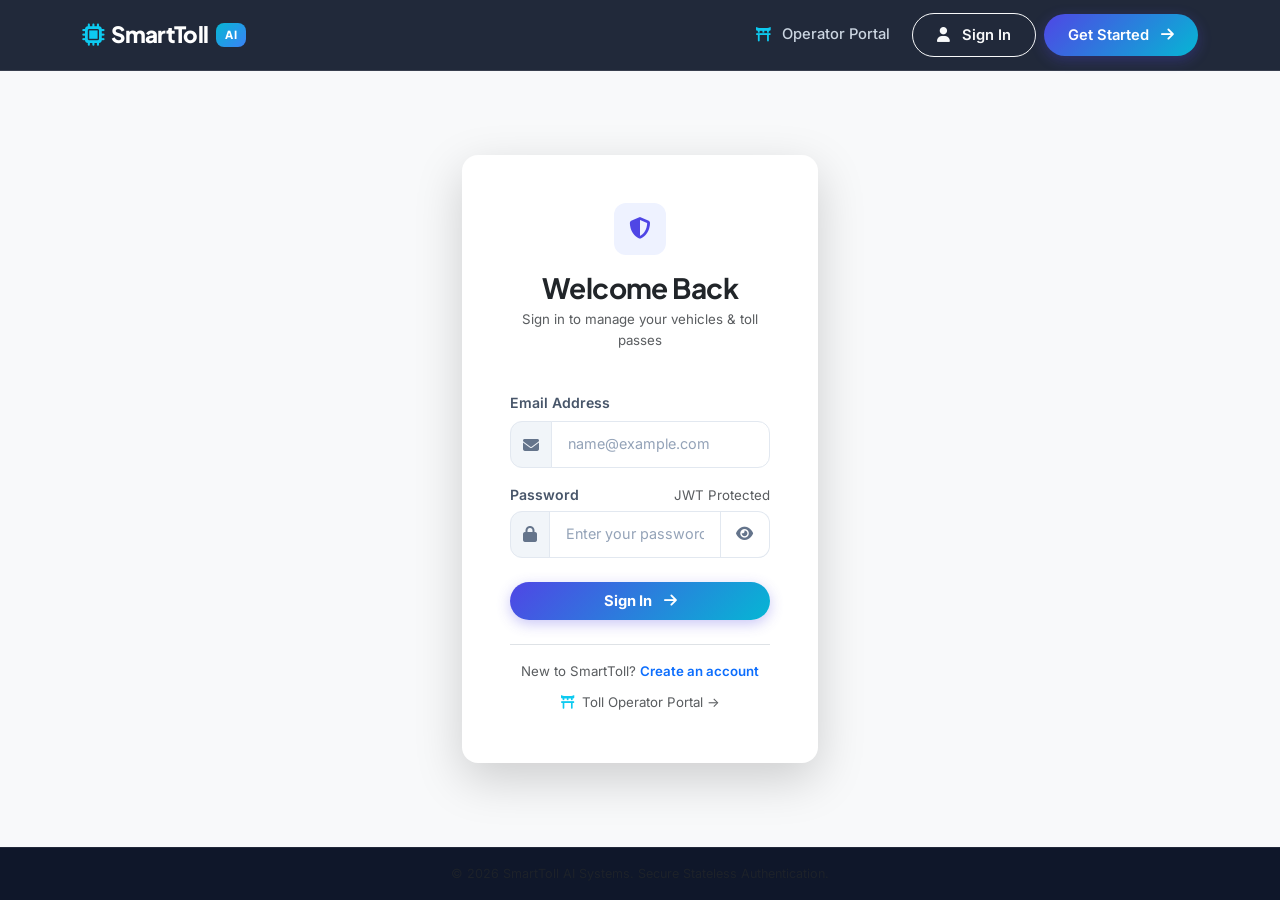
<file: frontend/pages/dashboard.html>
<!DOCTYPE html>
<html lang="en">
<head>
    <meta charset="UTF-8">
    <meta name="viewport" content="width=device-width, initial-scale=1.0">
    <title>Executive Dashboard - SmartToll AI</title>
    <!-- Google Fonts -->
    <link rel="preconnect" href="https://fonts.googleapis.com">
    <link rel="preconnect" href="https://fonts.gstatic.com" crossorigin>
    <link href="https://fonts.googleapis.com/css2?family=Inter:wght@300;400;500;600;700&family=Plus+Jakarta+Sans:wght@500;600;700;800&family=JetBrains+Mono:wght@500;700&display=swap" rel="stylesheet">
    <!-- Bootstrap 5 CSS -->
    <link href="https://cdn.jsdelivr.net/npm/bootstrap@5.3.2/dist/css/bootstrap.min.css" rel="stylesheet">
    <!-- FontAwesome 6 -->
    <link rel="stylesheet" href="https://cdnjs.cloudflare.com/ajax/libs/font-awesome/6.4.2/css/all.min.css">
    <!-- Custom Modern Stylesheet -->
    <link rel="stylesheet" href="../css/style.css">
</head>
<body class="d-flex flex-column min-vh-100 bg-light">
    
    <!-- Top Navigation -->
    <nav class="navbar navbar-expand-lg smarttoll-navbar">
        <div class="container">
            <a class="navbar-brand" href="../index.html">
                <i class="fas fa-microchip text-info"></i>
                <span>SmartToll</span>
                <span class="brand-badge">AI</span>
            </a>
            <button class="navbar-toggler border-0 text-white" type="button" data-bs-toggle="collapse" data-bs-target="#navbarMain">
                <i class="fas fa-bars fs-4"></i>
            </button>
            <div class="collapse navbar-collapse" id="navbarMain">
                <div id="nav-links" class="ms-auto w-100 d-flex justify-content-end">
                    <!-- Populated by JS -->
                </div>
            </div>
        </div>
    </nav>

    <main class="flex-grow-1 container py-4">
        <!-- Dashboard Header -->
        <div class="d-flex flex-wrap justify-content-between align-items-center gap-3 border-bottom pb-4 mb-4">
            <div>
                <div class="d-flex align-items-center gap-2 mb-1">
                    <span class="badge bg-primary bg-opacity-10 text-primary rounded-pill px-3 py-1 small fw-semibold">
                        <i class="fas fa-chart-line me-1"></i> OVERVIEW
                    </span>
                    <span class="badge bg-success bg-opacity-10 text-success rounded-pill px-3 py-1 small fw-semibold">
                        <span class="status-dot bg-success status-dot-pulse me-1"></span> AI Engine Online
                    </span>
                </div>
                <h2 class="display-6 fw-bold mb-0">
                    <span id="timeGreeting">Welcome back</span>, <span id="userName" class="text-primary">User</span>!
                </h2>
                <p class="text-secondary small mb-0 mt-1" id="currentDateStr">Real-time toll clearance & vehicle management summary</p>
            </div>
            
            <div class="d-flex gap-2">
                <a href="vehicles.html" class="btn btn-outline-primary btn-pill">
                    <i class="fas fa-plus me-1"></i> Add Vehicle
                </a>
                <a href="tolls.html" class="btn btn-primary btn-gradient btn-pill shadow-sm">
                    <i class="fas fa-ticket me-1"></i> Book Toll Pass
                </a>
            </div>
        </div>

        <div id="alert-container"></div>

        <!-- 4 Key Stat Cards -->
        <div class="row g-4 mb-4">
            <div class="col-sm-6 col-lg-3">
                <div class="card card-modern card-hero-stat h-100">
                    <div class="d-flex justify-content-between align-items-start mb-3">
                        <span class="text-muted small fw-bold text-uppercase tracking-wider">Registered Fleet</span>
                        <div class="icon-box icon-box-primary" style="width: 44px; height: 44px; font-size: 1.2rem;">
                            <i class="fas fa-car"></i>
                        </div>
                    </div>
                    <div class="d-flex align-items-baseline gap-2 mb-1">
                        <h2 class="display-6 fw-bold text-dark mb-0 font-monospace" id="statVehicles">
                            <span class="skeleton" style="width: 50px; height: 38px;"></span>
                        </h2>
                        <span class="text-muted small">Vehicles</span>
                    </div>
                    <div class="text-secondary small mt-2">
                        <i class="fas fa-circle-check text-success me-1"></i> All verified in database
                    </div>
                </div>
            </div>

            <div class="col-sm-6 col-lg-3">
                <div class="card card-modern card-hero-stat h-100">
                    <div class="d-flex justify-content-between align-items-start mb-3">
                        <span class="text-muted small fw-bold text-uppercase tracking-wider">Toll Clearances</span>
                        <div class="icon-box icon-box-accent" style="width: 44px; height: 44px; font-size: 1.2rem;">
                            <i class="fas fa-receipt"></i>
                        </div>
                    </div>
                    <div class="d-flex align-items-baseline gap-2 mb-1">
                        <h2 class="display-6 fw-bold text-dark mb-0 font-monospace" id="statPayments">
                            <span class="skeleton" style="width: 50px; height: 38px;"></span>
                        </h2>
                        <span class="text-muted small">Passes</span>
                    </div>
                    <div class="text-secondary small mt-2">
                        Total spent: <strong class="text-dark" id="statTotalSpent">₹0.00</strong>
                    </div>
                </div>
            </div>

            <div class="col-sm-6 col-lg-3">
                <div class="card card-modern card-hero-stat h-100">
                    <div class="d-flex justify-content-between align-items-start mb-3">
                        <span class="text-muted small fw-bold text-uppercase tracking-wider">Successful Gates</span>
                        <div class="icon-box icon-box-success" style="width: 44px; height: 44px; font-size: 1.2rem;">
                            <i class="fas fa-circle-check"></i>
                        </div>
                    </div>
                    <div class="d-flex align-items-baseline gap-2 mb-1">
                        <h2 class="display-6 fw-bold text-dark mb-0 font-monospace" id="statSuccessPayments">
                            <span class="skeleton" style="width: 50px; height: 38px;"></span>
                        </h2>
                        <span class="text-muted small">Approved</span>
                    </div>
                    <div class="text-secondary small mt-2">
                        <span class="badge badge-status-success">100% Success Rate</span>
                    </div>
                </div>
            </div>

            <div class="col-sm-6 col-lg-3">
                <div class="card card-modern card-hero-stat h-100">
                    <div class="d-flex justify-content-between align-items-start mb-3">
                        <span class="text-muted small fw-bold text-uppercase tracking-wider">AI ANPR Status</span>
                        <div class="icon-box icon-box-warning" style="width: 44px; height: 44px; font-size: 1.2rem;">
                            <i class="fas fa-bolt"></i>
                        </div>
                    </div>
                    <div class="d-flex align-items-baseline gap-2 mb-1">
                        <h2 class="display-6 fw-bold text-dark mb-0 font-monospace" id="statActivity">
                            <span class="skeleton" style="width: 70px; height: 38px;"></span>
                        </h2>
                    </div>
                    <div class="text-secondary small mt-2">
                        <a href="anpr.html" class="text-primary fw-semibold small text-decoration-none">
                            Test Camera Feed &rarr;
                        </a>
                    </div>
                </div>
            </div>
        </div>

        <!-- Quick Launchers Row -->
        <div class="card card-modern p-4 border-0 mb-4 bg-white">
            <h5 class="fw-bold mb-3"><i class="fas fa-bolt text-warning me-2"></i>Quick Operations</h5>
            <div class="d-flex flex-wrap gap-2">
                <a href="vehicles.html" class="btn btn-light-custom btn-pill">
                    <i class="fas fa-car text-primary me-1"></i> Register New Car
                </a>
                <a href="tolls.html" class="btn btn-light-custom btn-pill">
                    <i class="fas fa-road text-info me-1"></i> Explore Toll Gates
                </a>
                <a href="payments.html" class="btn btn-light-custom btn-pill">
                    <i class="fas fa-file-invoice text-success me-1"></i> View All Receipts
                </a>
                <a href="anpr.html" class="btn btn-light-custom btn-pill">
                    <i class="fas fa-camera text-warning me-1"></i> Run ANPR Simulator
                </a>
            </div>
        </div>

        <!-- Recent Transactions Card -->
        <div class="table-modern-wrapper">
            <div class="card-header-clean bg-white p-3 p-md-4">
                <div class="d-flex align-items-center gap-2">
                    <div class="icon-box icon-box-primary" style="width: 36px; height: 36px; font-size: 1rem;">
                        <i class="fas fa-clock-rotate-left"></i>
                    </div>
                    <div>
                        <h5 class="fw-bold mb-0">Recent Toll Activity</h5>
                        <div class="text-muted small">Latest gate clearances and digital payment receipts</div>
                    </div>
                </div>
                <div>
                    <a href="payments.html" class="btn btn-outline-primary btn-sm btn-pill">
                        View All Activity <i class="fas fa-arrow-right ms-1"></i>
                    </a>
                </div>
            </div>

            <div class="table-responsive">
                <table class="table-modern">
                    <thead>
                        <tr>
                            <th class="ps-4">Vehicle Number</th>
                            <th>Toll Plaza</th>
                            <th>Fee Amount</th>
                            <th>Cleared Date</th>
                            <th class="pe-4 text-center">Status</th>
                        </tr>
                    </thead>
                    <tbody id="paymentsTableBody">
                        <tr>
                            <td colspan="5" class="text-center py-5">
                                <div class="spinner-border text-primary spinner-border-sm me-2" role="status"></div>
                                <span class="text-muted small">Synchronizing toll data from server...</span>
                            </td>
                        </tr>
                    </tbody>
                </table>
            </div>
        </div>
    </main>

    <!-- Footer -->
    <footer class="smarttoll-footer py-3">
        <div class="container d-flex flex-wrap justify-content-between align-items-center small text-muted">
            <div>&copy; 2026 SmartToll AI Systems.</div>
            <div>Stateless JWT Session Active</div>
        </div>
    </footer>

    <!-- Bootstrap 5 JS -->
    <script src="https://cdn.jsdelivr.net/npm/bootstrap@5.3.2/dist/js/bootstrap.bundle.min.js"></script>
    <script type="module">
        import { checkAuth, setupNavbar, showAlert } from '../js/app.js';
        import { apiGetVehicles, apiGetPayments, apiGetTolls } from '../js/api.js';

        document.addEventListener('DOMContentLoaded', async () => {
            const user = checkAuth();
            if (!user) return;
            setupNavbar();

            // Set greeting based on time of day
            const hour = new Date().getHours();
            let greeting = 'Welcome';
            if (hour < 12) greeting = 'Good morning';
            else if (hour < 18) greeting = 'Good afternoon';
            else greeting = 'Good evening';
            
            document.getElementById('timeGreeting').textContent = greeting;
            document.getElementById('userName').textContent = user.name || 'User';
            
            const options = { weekday: 'long', year: 'numeric', month: 'long', day: 'numeric' };
            document.getElementById('currentDateStr').textContent = new Date().toLocaleDateString(undefined, options);

            try {
                // Fetch data in parallel
                const [allVehicles, allPayments, allTolls] = await Promise.all([
                    apiGetVehicles(),
                    apiGetPayments(),
                    apiGetTolls()
                ]);

                // Filter by role
                const role = user.role ? user.role.toUpperCase() : 'USER';
                let myVehicles = [];
                let myPayments = [];

                if (role === 'ADMIN' || role === 'ROLE_ADMIN') {
                    myVehicles = allVehicles;
                    myPayments = allPayments;
                } else if (role === 'ROLE_TOLL_OPERATOR') {
                    myVehicles = [];
                    myPayments = allPayments.filter(p => p.toll && p.toll.id === user.id);
                } else {
                    myVehicles = allVehicles.filter(v => v.user && v.user.id === user.id);
                    const myVehicleIds = myVehicles.map(v => v.id);
                    myPayments = allPayments.filter(p => p.vehicle && myVehicleIds.includes(p.vehicle.id));
                }

                const successfulPayments = myPayments.filter(p => p.paymentStatus === 'SUCCESS');
                const totalSpent = successfulPayments.reduce((sum, p) => sum + (p.amount || 0), 0);

                // Update UI Stats
                document.getElementById('statVehicles').textContent = myVehicles.length;
                document.getElementById('statPayments').textContent = myPayments.length;
                document.getElementById('statSuccessPayments').textContent = successfulPayments.length;
                document.getElementById('statTotalSpent').textContent = `₹${totalSpent.toFixed(2)}`;
                document.getElementById('statActivity').innerHTML = myPayments.length > 0 
                    ? '<span class="text-success fs-5 fw-bold"><i class="fas fa-check-circle me-1"></i>Active</span>' 
                    : '<span class="text-muted fs-5 fw-bold">Standby</span>';

                // Render Table
                const tbody = document.getElementById('paymentsTableBody');
                if (myPayments.length === 0) {
                    tbody.innerHTML = `
                        <tr>
                            <td colspan="5" class="text-center py-5">
                                <div class="icon-box icon-box-primary mx-auto mb-3" style="width: 60px; height: 60px; font-size: 1.5rem;">
                                    <i class="fas fa-receipt text-muted"></i>
                                </div>
                                <h5 class="fw-bold mb-1">No Toll Activity Yet</h5>
                                <p class="text-muted small mb-3">You have not recorded any toll payments or gate passages.</p>
                                <a href="tolls.html" class="btn btn-primary btn-sm btn-pill px-4">Book Advance Pass</a>
                            </td>
                        </tr>
                    `;
                    return;
                }

                // Sort newest first & display top 5
                const sortedPayments = myPayments.sort((a, b) => new Date(b.paymentTime || 0) - new Date(a.paymentTime || 0)).slice(0, 5);

                tbody.innerHTML = sortedPayments.map(p => {
                    const statusClass = p.paymentStatus === 'SUCCESS' ? 'badge-status-success' : 'badge-status-danger';
                    const formattedDate = p.paymentTime ? new Date(p.paymentTime).toLocaleString(undefined, {
                        month: 'short', day: 'numeric', hour: '2-digit', minute: '2-digit'
                    }) : 'Recent';

                    return `
                        <tr>
                            <td class="ps-4">
                                <div class="d-flex align-items-center gap-2">
                                    <i class="fas fa-car text-secondary"></i>
                                    <span class="font-monospace fw-bold text-dark">${p.vehicle?.vehicleNumber || 'Unknown'}</span>
                                </div>
                            </td>
                            <td class="fw-medium">${p.toll?.name || p.toll?.tollName || 'Plaza Lane'}</td>
                            <td class="fw-bold text-dark">₹${p.amount ? p.amount.toFixed(2) : '0.00'}</td>
                            <td class="text-secondary small">${formattedDate}</td>
                            <td class="pe-4 text-center">
                                <span class="badge-status ${statusClass}">
                                    <i class="fas fa-circle-check"></i> ${p.paymentStatus || 'SUCCESS'}
                                </span>
                            </td>
                        </tr>
                    `;
                }).join('');

            } catch (error) {
                console.error("Dashboard data load error:", error);
                document.getElementById('paymentsTableBody').innerHTML = `
                    <tr>
                        <td colspan="5" class="text-center py-4 text-danger">
                            <i class="fas fa-triangle-exclamation me-2"></i> Failed to synchronize dashboard data from backend server.
                        </td>
                    </tr>
                `;
            }
        });
    </script>
</body>
</html>
</file>
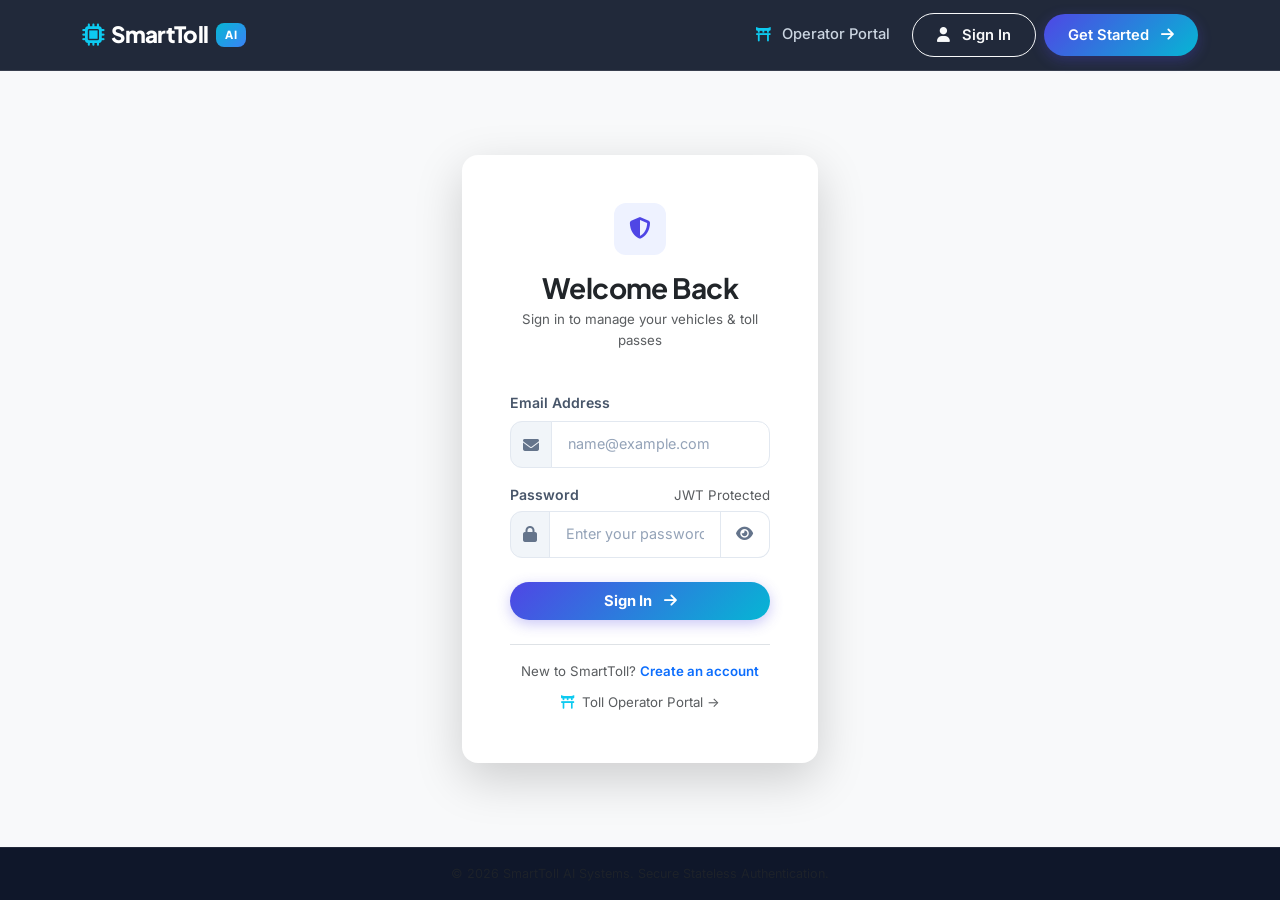
<file: frontend/pages/login.html>
<!DOCTYPE html>
<html lang="en">
<head>
    <meta charset="UTF-8">
    <meta name="viewport" content="width=device-width, initial-scale=1.0">
    <title>Sign In - SmartToll AI</title>
    <!-- Google Fonts -->
    <link rel="preconnect" href="https://fonts.googleapis.com">
    <link rel="preconnect" href="https://fonts.gstatic.com" crossorigin>
    <link href="https://fonts.googleapis.com/css2?family=Inter:wght@300;400;500;600;700&family=Plus+Jakarta+Sans:wght@500;600;700;800&family=JetBrains+Mono:wght@500;700&display=swap" rel="stylesheet">
    <!-- Bootstrap 5 CSS -->
    <link href="https://cdn.jsdelivr.net/npm/bootstrap@5.3.2/dist/css/bootstrap.min.css" rel="stylesheet">
    <!-- FontAwesome 6 -->
    <link rel="stylesheet" href="https://cdnjs.cloudflare.com/ajax/libs/font-awesome/6.4.2/css/all.min.css">
    <!-- Custom Modern Stylesheet -->
    <link rel="stylesheet" href="../css/style.css">
</head>
<body class="d-flex flex-column min-vh-100 bg-light">
    
    <!-- Top Navigation -->
    <nav class="navbar navbar-expand-lg smarttoll-navbar">
        <div class="container">
            <a class="navbar-brand" href="../index.html">
                <i class="fas fa-microchip text-info"></i>
                <span>SmartToll</span>
                <span class="brand-badge">AI</span>
            </a>
            <button class="navbar-toggler border-0 text-white" type="button" data-bs-toggle="collapse" data-bs-target="#navbarMain">
                <i class="fas fa-bars fs-4"></i>
            </button>
            <div class="collapse navbar-collapse" id="navbarMain">
                <div id="nav-links" class="ms-auto w-100 d-flex justify-content-end">
                    <!-- Populated by JS -->
                </div>
            </div>
        </div>
    </nav>

    <main class="flex-grow-1 d-flex align-items-center py-5">
        <div class="container">
            <div class="row justify-content-center">
                <div class="col-md-7 col-lg-5 col-xl-4">
                    <div class="card card-modern p-4 p-md-5 border-0 shadow-lg">
                        <div class="text-center mb-4">
                            <div class="icon-box icon-box-primary mx-auto mb-3">
                                <i class="fas fa-shield-halved"></i>
                            </div>
                            <h3 class="fw-bold text-dark mb-1">Welcome Back</h3>
                            <p class="text-muted small">Sign in to manage your vehicles & toll passes</p>
                        </div>
                        
                        <div id="alert-container"></div>
                        
                        <form id="loginForm" novalidate>
                            <div class="mb-3">
                                <label for="email" class="form-label">Email Address</label>
                                <div class="input-group">
                                    <span class="input-group-text"><i class="fas fa-envelope"></i></span>
                                    <input type="email" class="form-control" id="email" required placeholder="name@example.com" autocomplete="username">
                                </div>
                            </div>
                            
                            <div class="mb-4">
                                <div class="d-flex justify-content-between align-items-center mb-1">
                                    <label for="password" class="form-label mb-0">Password</label>
                                    <span class="text-muted small">JWT Protected</span>
                                </div>
                                <div class="input-group">
                                    <span class="input-group-text"><i class="fas fa-lock"></i></span>
                                    <input type="password" class="form-control" id="password" required placeholder="Enter your password" autocomplete="current-password">
                                    <button class="password-toggle-btn" type="button" id="togglePasswordBtn" title="Toggle password visibility">
                                        <i class="fas fa-eye" id="togglePasswordIcon"></i>
                                    </button>
                                </div>
                            </div>

                            <button type="submit" class="btn btn-primary btn-gradient w-100 py-2 btn-pill fw-bold" id="submitBtn">
                                <span>Sign In</span>
                                <i class="fas fa-arrow-right ms-1"></i>
                            </button>
                        </form>

                        <div class="text-center mt-4 pt-3 border-top">
                            <p class="text-muted small mb-2">
                                New to SmartToll? <a href="register.html" class="fw-semibold text-primary">Create an account</a>
                            </p>
                            <p class="mb-0">
                                <a href="operator-login.html" class="text-muted small text-decoration-none">
                                    <i class="fas fa-torii-gate me-1 text-info"></i> Toll Operator Portal &rarr;
                                </a>
                            </p>
                        </div>
                    </div>
                </div>
            </div>
        </div>
    </main>

    <!-- Footer -->
    <footer class="smarttoll-footer py-3">
        <div class="container text-center small text-muted">
            &copy; 2026 SmartToll AI Systems. Secure Stateless Authentication.
        </div>
    </footer>

    <!-- Bootstrap 5 JS -->
    <script src="https://cdn.jsdelivr.net/npm/bootstrap@5.3.2/dist/js/bootstrap.bundle.min.js"></script>
    <script type="module">
        import { apiLogin } from '../js/api.js';
        import { showAlert, showToast, setupNavbar } from '../js/app.js';

        document.addEventListener('DOMContentLoaded', () => {
            setupNavbar();
            
            // Redirect if already logged in
            if (sessionStorage.getItem('smartTollUser')) {
                window.location.href = 'dashboard.html';
                return;
            }

            // Password visibility toggle
            const toggleBtn = document.getElementById('togglePasswordBtn');
            const passwordInput = document.getElementById('password');
            const toggleIcon = document.getElementById('togglePasswordIcon');

            toggleBtn.addEventListener('click', () => {
                const isPassword = passwordInput.getAttribute('type') === 'password';
                passwordInput.setAttribute('type', isPassword ? 'text' : 'password');
                toggleIcon.className = isPassword ? 'fas fa-eye-slash' : 'fas fa-eye';
            });

            // Form submission
            const form = document.getElementById('loginForm');
            const submitBtn = document.getElementById('submitBtn');

            form.addEventListener('submit', async (e) => {
                e.preventDefault();
                const email = document.getElementById('email').value.trim();
                const password = document.getElementById('password').value;

                if (!email || !password) {
                    showAlert('alert-container', 'Please provide both email and password.');
                    return;
                }

                submitBtn.disabled = true;
                submitBtn.innerHTML = '<span class="spinner-border spinner-border-sm me-2"></span> Authenticating...';

                try {
                    const user = await apiLogin(email, password);
                    if (user && (user.id || user.token)) {
                        sessionStorage.setItem('smartTollUser', JSON.stringify(user));
                        showToast('Welcome!', 'Authentication successful. Redirecting to your dashboard...', 'success');
                        setTimeout(() => {
                            window.location.href = 'dashboard.html';
                        }, 600);
                    } else {
                        showAlert('alert-container', 'Invalid email or password. Please try again.');
                        submitBtn.disabled = false;
                        submitBtn.innerHTML = '<span>Sign In</span> <i class="fas fa-arrow-right ms-1"></i>';
                    }
                } catch (error) {
                    console.error('Login error:', error);
                    showAlert('alert-container', 'Login failed: Invalid credentials or backend service unreachable.');
                    submitBtn.disabled = false;
                    submitBtn.innerHTML = '<span>Sign In</span> <i class="fas fa-arrow-right ms-1"></i>';
                }
            });
        });
    </script>
</body>
</html>
</file>
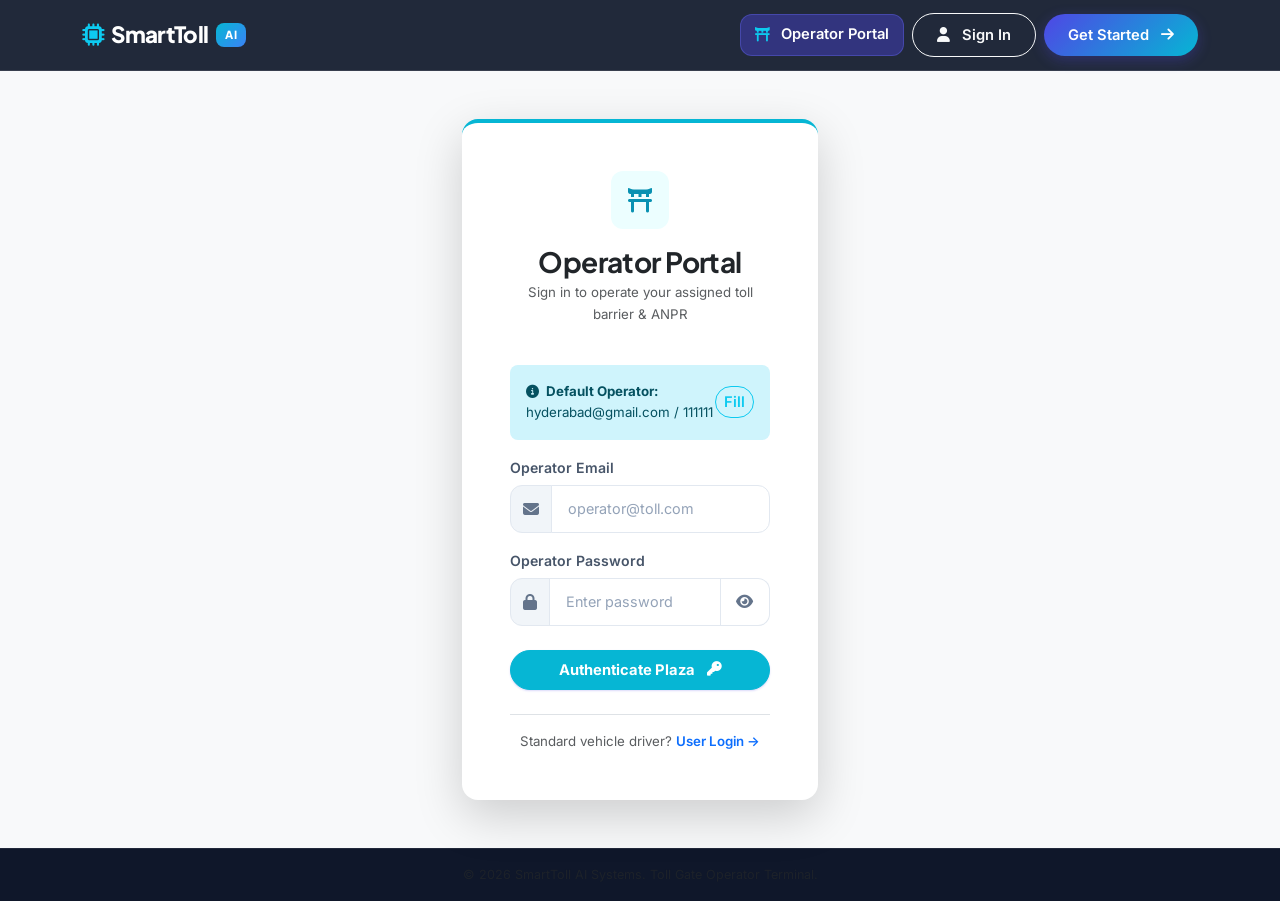
<file: frontend/pages/operator-login.html>
<!DOCTYPE html>
<html lang="en">
<head>
    <meta charset="UTF-8">
    <meta name="viewport" content="width=device-width, initial-scale=1.0">
    <title>Operator Portal - SmartToll AI</title>
    <!-- Google Fonts -->
    <link rel="preconnect" href="https://fonts.googleapis.com">
    <link rel="preconnect" href="https://fonts.gstatic.com" crossorigin>
    <link href="https://fonts.googleapis.com/css2?family=Inter:wght@300;400;500;600;700&family=Plus+Jakarta+Sans:wght@500;600;700;800&family=JetBrains+Mono:wght@500;700&display=swap" rel="stylesheet">
    <!-- Bootstrap 5 CSS -->
    <link href="https://cdn.jsdelivr.net/npm/bootstrap@5.3.2/dist/css/bootstrap.min.css" rel="stylesheet">
    <!-- FontAwesome 6 -->
    <link rel="stylesheet" href="https://cdnjs.cloudflare.com/ajax/libs/font-awesome/6.4.2/css/all.min.css">
    <!-- Custom Modern Stylesheet -->
    <link rel="stylesheet" href="../css/style.css">
</head>
<body class="d-flex flex-column min-vh-100 bg-light">
    
    <!-- Top Navigation -->
    <nav class="navbar navbar-expand-lg smarttoll-navbar">
        <div class="container">
            <a class="navbar-brand" href="../index.html">
                <i class="fas fa-microchip text-info"></i>
                <span>SmartToll</span>
                <span class="brand-badge">AI</span>
            </a>
            <button class="navbar-toggler border-0 text-white" type="button" data-bs-toggle="collapse" data-bs-target="#navbarMain">
                <i class="fas fa-bars fs-4"></i>
            </button>
            <div class="collapse navbar-collapse" id="navbarMain">
                <div id="nav-links" class="ms-auto w-100 d-flex justify-content-end">
                    <!-- Populated by JS -->
                </div>
            </div>
        </div>
    </nav>

    <main class="flex-grow-1 d-flex align-items-center py-5">
        <div class="container">
            <div class="row justify-content-center">
                <div class="col-md-7 col-lg-5 col-xl-4">
                    <div class="card card-modern p-4 p-md-5 border-0 shadow-lg" style="border-top: 4px solid var(--accent) !important;">
                        <div class="text-center mb-4">
                            <div class="icon-box icon-box-accent mx-auto mb-3" style="width: 58px; height: 58px; font-size: 1.5rem;">
                                <i class="fas fa-torii-gate"></i>
                            </div>
                            <h3 class="fw-bold text-dark mb-1">Operator Portal</h3>
                            <p class="text-muted small">Sign in to operate your assigned toll barrier & ANPR</p>
                        </div>
                        
                        <div id="alert-container"></div>
                        
                        <!-- Quick Credential Auto-Fill helper -->
                        <div class="alert alert-info border-0 p-3 mb-3 rounded-3 small">
                            <div class="d-flex align-items-center justify-content-between">
                                <div>
                                    <span class="fw-bold d-block"><i class="fas fa-info-circle me-1"></i> Default Operator:</span>
                                    <span>hyderabad@gmail.com</span> / <span>111111</span>
                                </div>
                                <button type="button" class="btn btn-sm btn-outline-info rounded-pill px-2 py-1" id="quickFillBtn">Fill</button>
                            </div>
                        </div>

                        <form id="operatorLoginForm" novalidate>
                            <div class="mb-3">
                                <label for="email" class="form-label">Operator Email</label>
                                <div class="input-group">
                                    <span class="input-group-text"><i class="fas fa-envelope"></i></span>
                                    <input type="email" class="form-control" id="email" required placeholder="operator@toll.com" autocomplete="username">
                                </div>
                            </div>
                            
                            <div class="mb-4">
                                <label for="password" class="form-label">Operator Password</label>
                                <div class="input-group">
                                    <span class="input-group-text"><i class="fas fa-lock"></i></span>
                                    <input type="password" class="form-control" id="password" required placeholder="Enter password" autocomplete="current-password">
                                    <button class="password-toggle-btn" type="button" id="togglePasswordBtn" title="Toggle password visibility">
                                        <i class="fas fa-eye" id="togglePasswordIcon"></i>
                                    </button>
                                </div>
                            </div>

                            <button type="submit" class="btn btn-primary w-100 py-2 btn-pill fw-bold" style="background: var(--accent); border-color: var(--accent);" id="submitBtn">
                                <span>Authenticate Plaza</span>
                                <i class="fas fa-key ms-1"></i>
                            </button>
                        </form>

                        <div class="text-center mt-4 pt-3 border-top">
                            <p class="text-muted small mb-0">
                                Standard vehicle driver? <a href="login.html" class="fw-semibold text-primary">User Login &rarr;</a>
                            </p>
                        </div>
                    </div>
                </div>
            </div>
        </div>
    </main>

    <!-- Footer -->
    <footer class="smarttoll-footer py-3">
        <div class="container text-center small text-muted">
            &copy; 2026 SmartToll AI Systems. Toll Gate Operator Terminal.
        </div>
    </footer>

    <!-- Bootstrap 5 JS -->
    <script src="https://cdn.jsdelivr.net/npm/bootstrap@5.3.2/dist/js/bootstrap.bundle.min.js"></script>
    <script type="module">
        import { apiLoginToll, apiTollLogin } from '../js/api.js';
        import { showAlert, showToast, setupNavbar } from '../js/app.js';

        document.addEventListener('DOMContentLoaded', () => {
            setupNavbar();

            // Quick Fill Button
            const quickFillBtn = document.getElementById('quickFillBtn');
            if (quickFillBtn) {
                quickFillBtn.addEventListener('click', () => {
                    document.getElementById('email').value = 'hyderabad@gmail.com';
                    document.getElementById('password').value = '111111';
                });
            }

            const userStr = sessionStorage.getItem('smartTollUser');
            if (userStr) {
                try {
                    const u = JSON.parse(userStr);
                    if (u.role === 'ROLE_TOLL_OPERATOR') {
                        window.location.href = 'anpr.html';
                        return;
                    }
                } catch {}
            }

            // Password visibility toggle
            const toggleBtn = document.getElementById('togglePasswordBtn');
            const passwordInput = document.getElementById('password');
            const toggleIcon = document.getElementById('togglePasswordIcon');

            toggleBtn.addEventListener('click', () => {
                const isPassword = passwordInput.getAttribute('type') === 'password';
                passwordInput.setAttribute('type', isPassword ? 'text' : 'password');
                toggleIcon.className = isPassword ? 'fas fa-eye-slash' : 'fas fa-eye';
            });

            // Form submit
            const form = document.getElementById('operatorLoginForm');
            const submitBtn = document.getElementById('submitBtn');

            form.addEventListener('submit', async (e) => {
                e.preventDefault();
                const email = document.getElementById('email').value.trim();
                const password = document.getElementById('password').value;

                if (!email || !password) {
                    showAlert('alert-container', 'Please provide operator credentials.');
                    return;
                }

                submitBtn.disabled = true;
                submitBtn.innerHTML = '<span class="spinner-border spinner-border-sm me-2"></span> Authenticating...';

                try {
                    const response = await apiLoginToll(email, password);
                    if (response && response.token) {
                        sessionStorage.setItem('smartTollUser', JSON.stringify({
                            id: response.id,
                            name: response.name,
                            email: email,
                            role: 'ROLE_TOLL_OPERATOR',
                            token: response.token
                        }));
                        showToast('Plaza Connected', `Authenticated as operator for ${response.name || 'Toll Gate'}.`, 'success');
                        setTimeout(() => {
                            window.location.href = 'anpr.html';
                        }, 600);
                    } else {
                        showAlert('alert-container', 'Invalid operator email or password.');
                        submitBtn.disabled = false;
                        submitBtn.innerHTML = '<span>Authenticate Plaza</span> <i class="fas fa-key ms-1"></i>';
                    }
                } catch (error) {
                    console.error('Operator login error:', error);
                    showAlert('alert-container', error.message || 'Authentication failed. Please check credentials.');
                    submitBtn.disabled = false;
                    submitBtn.innerHTML = '<span>Authenticate Plaza</span> <i class="fas fa-key ms-1"></i>';
                }
            });
        });
    </script>
</body>
</html>
</file>
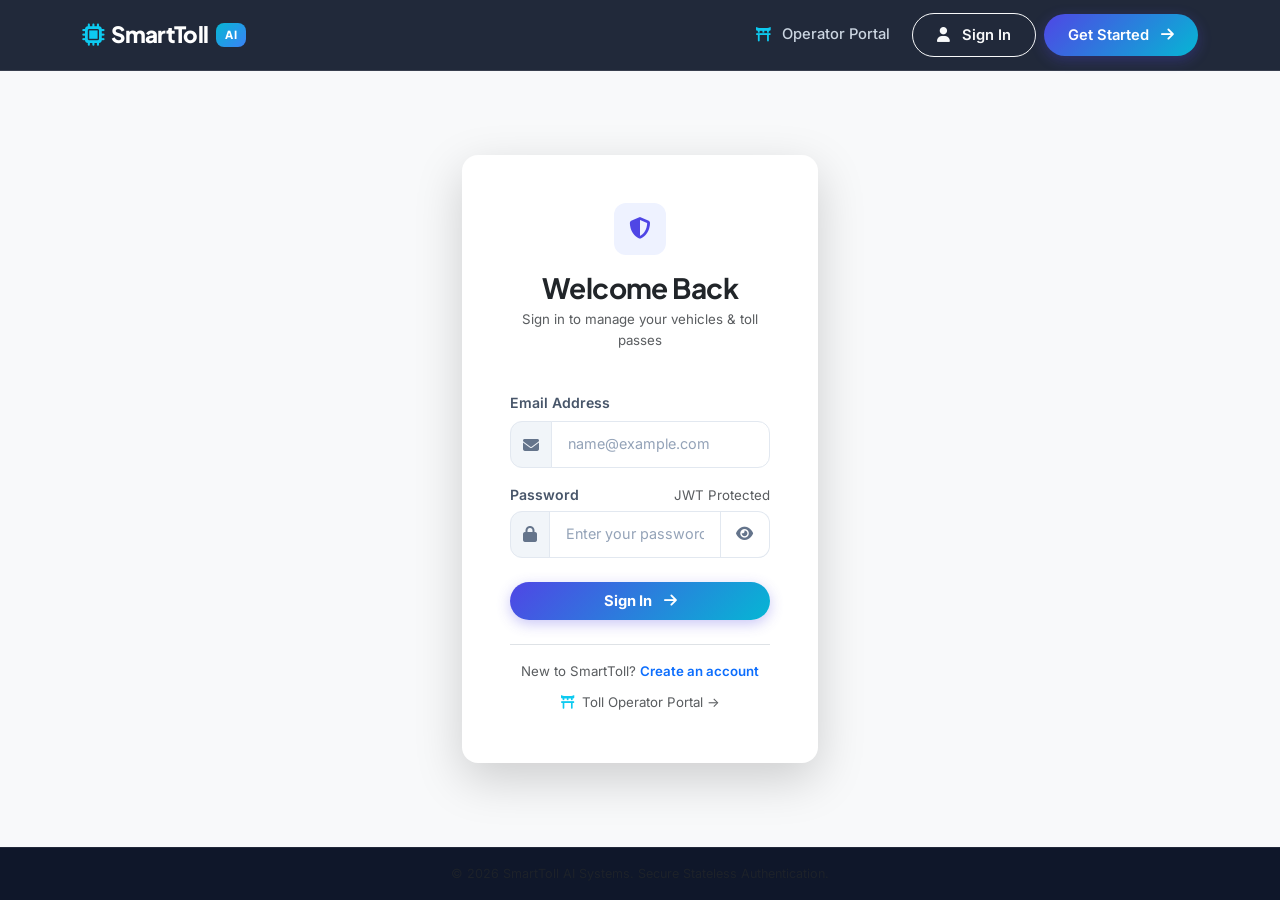
<file: frontend/pages/payments.html>
<!DOCTYPE html>
<html lang="en">
<head>
    <meta charset="UTF-8">
    <meta name="viewport" content="width=device-width, initial-scale=1.0">
    <title>Transaction History & Receipts - SmartToll AI</title>
    <!-- Google Fonts -->
    <link rel="preconnect" href="https://fonts.googleapis.com">
    <link rel="preconnect" href="https://fonts.gstatic.com" crossorigin>
    <link href="https://fonts.googleapis.com/css2?family=Inter:wght@300;400;500;600;700&family=Plus+Jakarta+Sans:wght@500;600;700;800&family=JetBrains+Mono:wght@500;700&display=swap" rel="stylesheet">
    <!-- Bootstrap 5 CSS -->
    <link href="https://cdn.jsdelivr.net/npm/bootstrap@5.3.2/dist/css/bootstrap.min.css" rel="stylesheet">
    <!-- FontAwesome 6 -->
    <link rel="stylesheet" href="https://cdnjs.cloudflare.com/ajax/libs/font-awesome/6.4.2/css/all.min.css">
    <!-- Custom Modern Stylesheet -->
    <link rel="stylesheet" href="../css/style.css">
</head>
<body class="d-flex flex-column min-vh-100 bg-light">
    
    <!-- Top Navigation -->
    <nav class="navbar navbar-expand-lg smarttoll-navbar">
        <div class="container">
            <a class="navbar-brand" href="../index.html">
                <i class="fas fa-microchip text-info"></i>
                <span>SmartToll</span>
                <span class="brand-badge">AI</span>
            </a>
            <button class="navbar-toggler border-0 text-white" type="button" data-bs-toggle="collapse" data-bs-target="#navbarMain">
                <i class="fas fa-bars fs-4"></i>
            </button>
            <div class="collapse navbar-collapse" id="navbarMain">
                <div id="nav-links" class="ms-auto w-100 d-flex justify-content-end">
                    <!-- Populated by JS -->
                </div>
            </div>
        </div>
    </nav>

    <main class="flex-grow-1 container py-4 pb-5">
        <!-- Page Header -->
        <div class="d-flex flex-wrap justify-content-between align-items-center gap-3 border-bottom pb-4 mb-4">
            <div>
                <span class="badge bg-success bg-opacity-10 text-success rounded-pill px-3 py-1 small fw-semibold mb-1">
                    <i class="fas fa-receipt me-1"></i> AUDIT TRAIL
                </span>
                <h2 class="display-6 fw-bold mb-0">Toll Transactions & Receipts</h2>
                <p class="text-secondary small mb-0 mt-1">Verified digital toll payments, highway crossing permits, and tax invoices</p>
            </div>
            
            <a href="tolls.html" class="btn btn-primary btn-gradient btn-pill shadow-sm">
                <i class="fas fa-ticket me-1"></i> New Advance Pass
            </a>
        </div>

        <div id="alert-container"></div>

        <!-- Filter & Search Controls -->
        <div class="card card-modern p-3 mb-4 border-0">
            <div class="row g-3 align-items-center">
                <div class="col-md-5">
                    <div class="input-group">
                        <span class="input-group-text"><i class="fas fa-magnifying-glass"></i></span>
                        <input type="text" class="form-control" id="searchPaymentInput" placeholder="Filter by vehicle, transaction ID, or toll...">
                    </div>
                </div>
                <div class="col-md-4">
                    <div class="btn-group w-100" role="group">
                        <input type="radio" class="btn-check" name="statusFilter" id="filterAll" value="ALL" checked>
                        <label class="btn btn-light-custom btn-sm" for="filterAll">All</label>

                        <input type="radio" class="btn-check" name="statusFilter" id="filterSuccess" value="SUCCESS">
                        <label class="btn btn-light-custom btn-sm text-success" for="filterSuccess">Success</label>

                        <input type="radio" class="btn-check" name="statusFilter" id="filterPending" value="PENDING">
                        <label class="btn btn-light-custom btn-sm text-warning" for="filterPending">Pending</label>
                    </div>
                </div>
                <div class="col-md-3 text-md-end text-muted small">
                    Showing <strong id="paymentCountDisplay" class="text-dark">0</strong> records
                </div>
            </div>
        </div>

        <!-- Transactions Table -->
        <div class="table-modern-wrapper">
            <div class="table-responsive">
                <table class="table-modern">
                    <thead>
                        <tr>
                            <th class="ps-4">Transaction ID</th>
                            <th>Vehicle Number</th>
                            <th>Toll Plaza</th>
                            <th>Amount</th>
                            <th>Timestamp</th>
                            <th>Status</th>
                            <th class="pe-4 text-center">Receipt</th>
                        </tr>
                    </thead>
                    <tbody id="paymentTableBody">
                        <tr>
                            <td colspan="7" class="text-center py-5">
                                <div class="spinner-border text-primary spinner-border-sm me-2" role="status"></div>
                                <span class="text-muted small">Loading transactions from secure ledger...</span>
                            </td>
                        </tr>
                    </tbody>
                </table>
            </div>
        </div>
    </main>

    <!-- Digital Receipt Modal -->
    <div class="modal fade" id="receiptModal" tabindex="-1" aria-hidden="true">
        <div class="modal-dialog modal-dialog-centered" style="max-width: 480px;">
            <div class="modal-content border-0 shadow-xl rounded-4">
                <div class="modal-header border-0 pb-0">
                    <h5 class="modal-title fw-bold"><i class="fas fa-file-invoice text-success me-2"></i>Official Toll Receipt</h5>
                    <button type="button" class="btn-close" data-bs-dismiss="modal" aria-label="Close"></button>
                </div>
                <div class="modal-body p-4" id="printableReceipt">
                    <div class="text-center pb-3 border-bottom mb-3">
                        <div class="d-flex justify-content-center align-items-center gap-2 mb-1">
                            <i class="fas fa-microchip text-info fs-4"></i>
                            <span class="fs-4 fw-bold">SmartToll AI</span>
                        </div>
                        <div class="text-muted small">National Highway Automated Toll System</div>
                    </div>

                    <div class="card bg-light border-0 p-3 rounded-3 mb-3 small">
                        <div class="d-flex justify-content-between mb-2">
                            <span class="text-muted">Transaction ID:</span>
                            <strong class="font-monospace text-dark" id="receiptTxnId">TXN123</strong>
                        </div>
                        <div class="d-flex justify-content-between mb-2">
                            <span class="text-muted">Vehicle Plate:</span>
                            <strong class="font-monospace text-primary fs-6" id="receiptVehicle">TS07XX1234</strong>
                        </div>
                        <div class="d-flex justify-content-between mb-2">
                            <span class="text-muted">Toll Plaza:</span>
                            <strong class="text-dark" id="receiptToll">Plaza Name</strong>
                        </div>
                        <div class="d-flex justify-content-between mb-2">
                            <span class="text-muted">Payment Date:</span>
                            <span class="text-dark" id="receiptDate">Date</span>
                        </div>
                        <div class="d-flex justify-content-between mb-2">
                            <span class="text-muted">Valid Until:</span>
                            <span class="text-dark" id="receiptValid">24 Hours</span>
                        </div>
                        <div class="d-flex justify-content-between pt-2 border-top">
                            <span class="fw-bold">Total Paid:</span>
                            <strong class="fs-5 text-success font-monospace" id="receiptAmount">₹0.00</strong>
                        </div>
                    </div>

                    <div class="d-flex gap-2">
                        <button type="button" class="btn btn-outline-primary btn-pill flex-grow-1" onclick="window.printReceipt()">
                            <i class="fas fa-print me-1"></i> Print Receipt
                        </button>
                        <button type="button" class="btn btn-light-custom btn-pill px-4" data-bs-dismiss="modal">Close</button>
                    </div>
                </div>
            </div>
        </div>
    </div>

    <!-- Footer -->
    <footer class="smarttoll-footer py-3">
        <div class="container d-flex flex-wrap justify-content-between align-items-center small text-muted">
            <div>&copy; 2026 SmartToll AI Systems.</div>
            <div>Verifiable Electronic Toll Receipts</div>
        </div>
    </footer>

    <!-- Bootstrap 5 JS -->
    <script src="https://cdn.jsdelivr.net/npm/bootstrap@5.3.2/dist/js/bootstrap.bundle.min.js"></script>
    <script type="module">
        import { checkAuth, setupNavbar, showAlert } from '../js/app.js';
        import { apiGetPayments, apiGetVehicles } from '../js/api.js';

        let currentUser = null;
        let cachedPayments = [];
        let receiptModalInstance = null;

        document.addEventListener('DOMContentLoaded', async () => {
            currentUser = checkAuth();
            if (!currentUser) return;
            setupNavbar();

            receiptModalInstance = new bootstrap.Modal(document.getElementById('receiptModal'));

            // Search and Status filters
            document.getElementById('searchPaymentInput').addEventListener('input', applyFilters);
            document.querySelectorAll('input[name="statusFilter"]').forEach(radio => {
                radio.addEventListener('change', applyFilters);
            });

            await loadPayments();
        });

        async function loadPayments() {
            const tbody = document.getElementById('paymentTableBody');
            try {
                const [allPayments, allVehicles] = await Promise.all([
                    apiGetPayments(),
                    apiGetVehicles()
                ]);

                const role = currentUser.role ? currentUser.role.toUpperCase() : 'USER';
                if (role === 'ADMIN' || role === 'ROLE_ADMIN') {
                    cachedPayments = allPayments;
                } else if (role === 'ROLE_TOLL_OPERATOR') {
                    cachedPayments = allPayments.filter(p => p.toll && p.toll.id === currentUser.id);
                } else {
                    const myVehicleIds = allVehicles.filter(v => v.user && v.user.id === currentUser.id).map(v => v.id);
                    cachedPayments = allPayments.filter(p => p.vehicle && myVehicleIds.includes(p.vehicle.id));
                }

                applyFilters();

            } catch (err) {
                console.error("Error loading payments:", err);
                tbody.innerHTML = `
                    <tr>
                        <td colspan="7" class="text-center py-5 text-danger">
                            <i class="fas fa-triangle-exclamation fa-2x mb-2"></i>
                            <div>Error retrieving transaction history.</div>
                        </td>
                    </tr>
                `;
            }
        }

        function applyFilters() {
            const query = document.getElementById('searchPaymentInput').value.toLowerCase().trim();
            const statusFilter = document.querySelector('input[name="statusFilter"]:checked')?.value || 'ALL';

            const filtered = cachedPayments.filter(p => {
                const vehicleNum = (p.vehicle?.vehicleNumber || '').toLowerCase();
                const txnId = (p.transactionId || ('TXN' + p.id)).toLowerCase();
                const tollName = (p.toll?.name || p.toll?.tollName || '').toLowerCase();
                const status = (p.paymentStatus || 'SUCCESS').toUpperCase();

                const matchesQuery = vehicleNum.includes(query) || txnId.includes(query) || tollName.includes(query);
                const matchesStatus = statusFilter === 'ALL' || status === statusFilter;

                return matchesQuery && matchesStatus;
            });

            document.getElementById('paymentCountDisplay').textContent = filtered.length;
            renderTable(filtered);
        }

        function renderTable(payments) {
            const tbody = document.getElementById('paymentTableBody');

            if (payments.length === 0) {
                tbody.innerHTML = `
                    <tr>
                        <td colspan="7" class="text-center py-5 text-muted">
                            <div class="icon-box icon-box-primary mx-auto mb-3" style="width: 56px; height: 56px; font-size: 1.4rem;">
                                <i class="fas fa-receipt text-secondary"></i>
                            </div>
                            <h5 class="fw-bold mb-1">No Transactions Found</h5>
                            <p class="small text-muted mb-0">No toll payment records match your current filter.</p>
                        </td>
                    </tr>
                `;
                return;
            }

            // Newest first
            const sorted = [...payments].sort((a, b) => new Date(b.paymentTime || 0) - new Date(a.paymentTime || 0));

            tbody.innerHTML = sorted.map(p => {
                const vehicleNum = p.vehicle?.vehicleNumber || 'N/A';
                const tollName = p.toll?.name || p.toll?.tollName || 'Plaza Lane';
                const txnId = p.transactionId || ('TXN' + p.id);
                const statusClass = p.paymentStatus === 'SUCCESS' ? 'badge-status-success' : 'badge-status-danger';
                const formattedDate = p.paymentTime ? new Date(p.paymentTime).toLocaleString(undefined, {
                    year: 'numeric', month: 'short', day: 'numeric', hour: '2-digit', minute: '2-digit'
                }) : 'N/A';

                const receiptData = JSON.stringify({
                    txnId: txnId,
                    vehicle: vehicleNum,
                    toll: tollName,
                    amount: p.amount || 0,
                    date: formattedDate,
                    validUntil: p.validUntil ? new Date(p.validUntil).toLocaleString() : '24 Hours from Payment'
                }).replace(/"/g, '&quot;');

                return `
                    <tr>
                        <td class="ps-4">
                            <span class="font-monospace small fw-bold text-muted">${txnId}</span>
                        </td>
                        <td>
                            <span class="font-monospace fw-bold text-dark">${vehicleNum}</span>
                        </td>
                        <td class="fw-medium">${tollName}</td>
                        <td class="fw-bold text-dark font-monospace">₹${p.amount ? p.amount.toFixed(2) : '0.00'}</td>
                        <td class="text-secondary small">${formattedDate}</td>
                        <td>
                            <span class="badge-status ${statusClass}">
                                <i class="fas fa-circle-check"></i> ${p.paymentStatus || 'SUCCESS'}
                            </span>
                        </td>
                        <td class="pe-4 text-center">
                            <button class="btn btn-outline-primary btn-sm btn-pill" onclick='window.viewReceipt(${receiptData})'>
                                <i class="fas fa-file-invoice me-1"></i> Receipt
                            </button>
                        </td>
                    </tr>
                `;
            }).join('');
        }

        window.viewReceipt = (data) => {
            document.getElementById('receiptTxnId').textContent = data.txnId;
            document.getElementById('receiptVehicle').textContent = data.vehicle;
            document.getElementById('receiptToll').textContent = data.toll;
            document.getElementById('receiptDate').textContent = data.date;
            document.getElementById('receiptValid').textContent = data.validUntil;
            document.getElementById('receiptAmount').textContent = '₹' + parseFloat(data.amount).toFixed(2);
            receiptModalInstance.show();
        };

        window.printReceipt = () => {
            window.print();
        };
    </script>
</body>
</html>
</file>
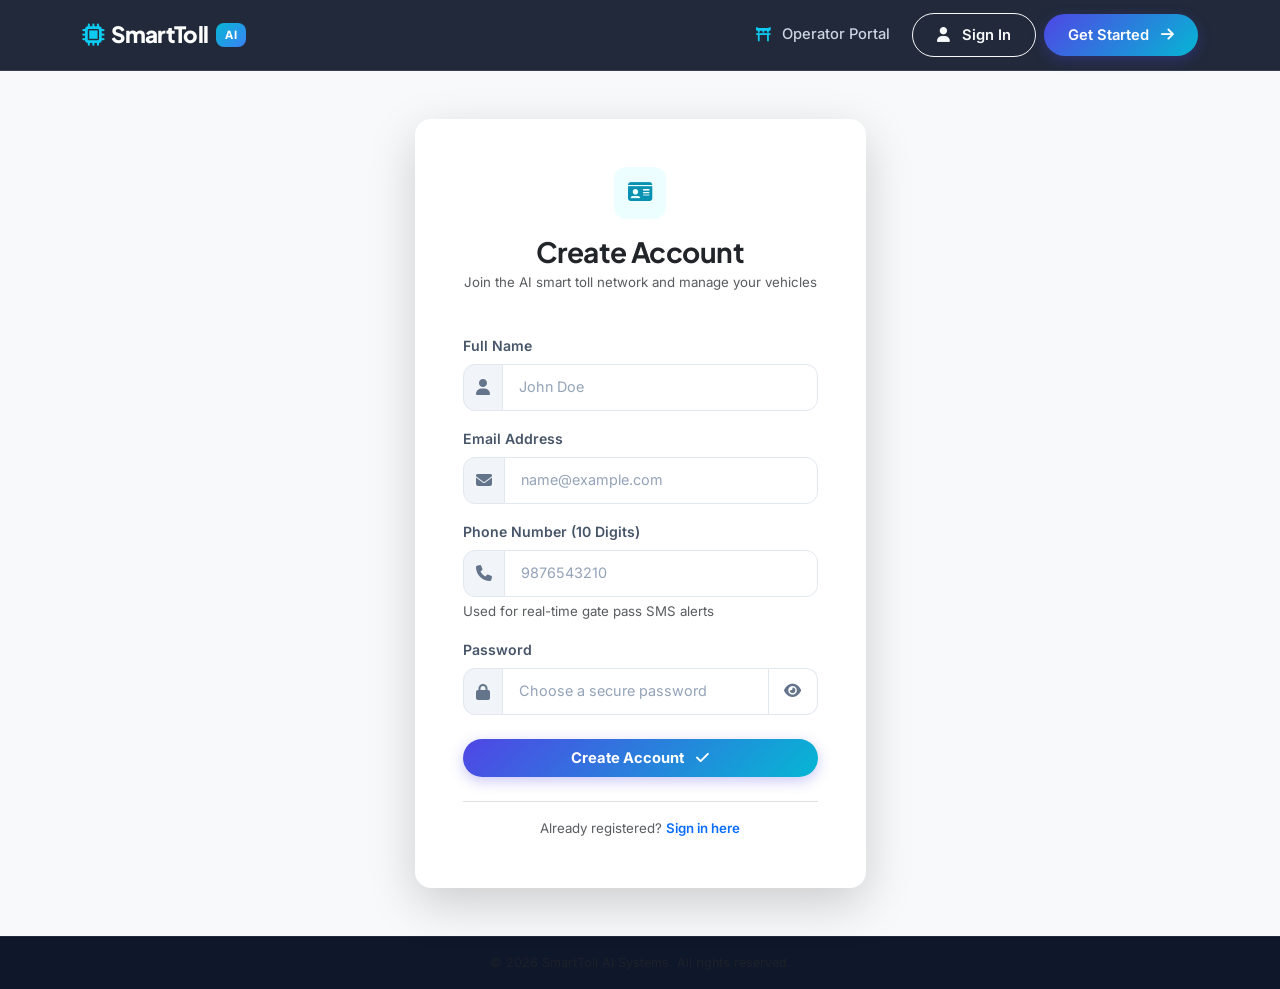
<file: frontend/pages/register.html>
<!DOCTYPE html>
<html lang="en">
<head>
    <meta charset="UTF-8">
    <meta name="viewport" content="width=device-width, initial-scale=1.0">
    <title>Create Account - SmartToll AI</title>
    <!-- Google Fonts -->
    <link rel="preconnect" href="https://fonts.googleapis.com">
    <link rel="preconnect" href="https://fonts.gstatic.com" crossorigin>
    <link href="https://fonts.googleapis.com/css2?family=Inter:wght@300;400;500;600;700&family=Plus+Jakarta+Sans:wght@500;600;700;800&family=JetBrains+Mono:wght@500;700&display=swap" rel="stylesheet">
    <!-- Bootstrap 5 CSS -->
    <link href="https://cdn.jsdelivr.net/npm/bootstrap@5.3.2/dist/css/bootstrap.min.css" rel="stylesheet">
    <!-- FontAwesome 6 -->
    <link rel="stylesheet" href="https://cdnjs.cloudflare.com/ajax/libs/font-awesome/6.4.2/css/all.min.css">
    <!-- Custom Modern Stylesheet -->
    <link rel="stylesheet" href="../css/style.css">
</head>
<body class="d-flex flex-column min-vh-100 bg-light">
    
    <!-- Top Navigation -->
    <nav class="navbar navbar-expand-lg smarttoll-navbar">
        <div class="container">
            <a class="navbar-brand" href="../index.html">
                <i class="fas fa-microchip text-info"></i>
                <span>SmartToll</span>
                <span class="brand-badge">AI</span>
            </a>
            <button class="navbar-toggler border-0 text-white" type="button" data-bs-toggle="collapse" data-bs-target="#navbarMain">
                <i class="fas fa-bars fs-4"></i>
            </button>
            <div class="collapse navbar-collapse" id="navbarMain">
                <div id="nav-links" class="ms-auto w-100 d-flex justify-content-end">
                    <!-- Populated by JS -->
                </div>
            </div>
        </div>
    </nav>

    <main class="flex-grow-1 d-flex align-items-center py-5">
        <div class="container">
            <div class="row justify-content-center">
                <div class="col-md-8 col-lg-6 col-xl-5">
                    <div class="card card-modern p-4 p-md-5 border-0 shadow-lg" id="registerCard">
                        <div class="text-center mb-4">
                            <div class="icon-box icon-box-accent mx-auto mb-3">
                                <i class="fas fa-id-card"></i>
                            </div>
                            <h3 class="fw-bold text-dark mb-1">Create Account</h3>
                            <p class="text-muted small">Join the AI smart toll network and manage your vehicles</p>
                        </div>
                        
                        <div id="alert-container"></div>
                        
                        <form id="registerForm" novalidate>
                            <div class="mb-3">
                                <label for="name" class="form-label">Full Name</label>
                                <div class="input-group">
                                    <span class="input-group-text"><i class="fas fa-user"></i></span>
                                    <input type="text" class="form-control" id="name" required placeholder="John Doe" autocomplete="name">
                                </div>
                            </div>

                            <div class="mb-3">
                                <label for="email" class="form-label">Email Address</label>
                                <div class="input-group">
                                    <span class="input-group-text"><i class="fas fa-envelope"></i></span>
                                    <input type="email" class="form-control" id="email" required placeholder="name@example.com" autocomplete="email">
                                </div>
                            </div>

                            <div class="mb-3">
                                <label for="phone" class="form-label">Phone Number (10 Digits)</label>
                                <div class="input-group">
                                    <span class="input-group-text"><i class="fas fa-phone"></i></span>
                                    <input type="tel" class="form-control" id="phone" pattern="[0-9]{10}" maxlength="10" required placeholder="9876543210" autocomplete="tel">
                                </div>
                                <div class="form-text small text-muted">Used for real-time gate pass SMS alerts</div>
                            </div>
                            
                            <div class="mb-4">
                                <label for="password" class="form-label">Password</label>
                                <div class="input-group">
                                    <span class="input-group-text"><i class="fas fa-lock"></i></span>
                                    <input type="password" class="form-control" id="password" required placeholder="Choose a secure password" autocomplete="new-password">
                                    <button class="password-toggle-btn" type="button" id="togglePasswordBtn" title="Toggle password visibility">
                                        <i class="fas fa-eye" id="togglePasswordIcon"></i>
                                    </button>
                                </div>
                            </div>

                            <button type="submit" class="btn btn-primary btn-gradient w-100 py-2 btn-pill fw-bold" id="submitBtn">
                                <span>Create Account</span>
                                <i class="fas fa-check ms-1"></i>
                            </button>
                        </form>

                        <div class="text-center mt-4 pt-3 border-top">
                            <p class="text-muted small mb-0">
                                Already registered? <a href="login.html" class="fw-semibold text-primary">Sign in here</a>
                            </p>
                        </div>
                    </div>
                </div>
            </div>
        </div>
    </main>

    <!-- Footer -->
    <footer class="smarttoll-footer py-3">
        <div class="container text-center small text-muted">
            &copy; 2026 SmartToll AI Systems. All rights reserved.
        </div>
    </footer>

    <!-- Bootstrap 5 JS -->
    <script src="https://cdn.jsdelivr.net/npm/bootstrap@5.3.2/dist/js/bootstrap.bundle.min.js"></script>
    <script type="module">
        import { apiRegister } from '../js/api.js';
        import { showAlert, showToast, setupNavbar } from '../js/app.js';

        document.addEventListener('DOMContentLoaded', () => {
            setupNavbar();

            // Password visibility toggle
            const toggleBtn = document.getElementById('togglePasswordBtn');
            const passwordInput = document.getElementById('password');
            const toggleIcon = document.getElementById('togglePasswordIcon');

            toggleBtn.addEventListener('click', () => {
                const isPassword = passwordInput.getAttribute('type') === 'password';
                passwordInput.setAttribute('type', isPassword ? 'text' : 'password');
                toggleIcon.className = isPassword ? 'fas fa-eye-slash' : 'fas fa-eye';
            });

            // Form submit
            const form = document.getElementById('registerForm');
            const submitBtn = document.getElementById('submitBtn');

            form.addEventListener('submit', async (e) => {
                e.preventDefault();
                const name = document.getElementById('name').value.trim();
                const email = document.getElementById('email').value.trim();
                const phone = document.getElementById('phone').value.trim();
                const password = document.getElementById('password').value;

                if (!name || !email || !phone || !password) {
                    showAlert('alert-container', 'Please fill in all required fields.');
                    return;
                }

                if (!/^[0-9]{10}$/.test(phone)) {
                    showAlert('alert-container', 'Please provide a valid 10-digit mobile number.');
                    return;
                }

                submitBtn.disabled = true;
                submitBtn.innerHTML = '<span class="spinner-border spinner-border-sm me-2"></span> Creating account...';

                try {
                    await apiRegister(name, email, phone, password);
                    showToast('Account Created!', 'Your account has been registered successfully.', 'success');
                    
                    document.getElementById('registerCard').innerHTML = `
                        <div class="text-center py-4">
                            <div class="icon-box icon-box-success mx-auto mb-3" style="width: 72px; height: 72px; font-size: 2rem;">
                                <i class="fas fa-check-circle"></i>
                            </div>
                            <h3 class="fw-bold text-dark mb-2">Registration Successful</h3>
                            <p class="text-secondary small mb-4">
                                Welcome, <strong>${name}</strong>! Your account has been securely created in the SmartToll database.
                            </p>
                            <a href="login.html" class="btn btn-primary btn-gradient btn-pill px-5 py-2 shadow-sm">
                                Continue to Sign In <i class="fas fa-arrow-right ms-2"></i>
                            </a>
                        </div>
                    `;
                } catch (err) {
                    console.error('Registration error:', err);
                    showAlert('alert-container', 'Registration failed. Email or phone number might already be in use.');
                    submitBtn.disabled = false;
                    submitBtn.innerHTML = '<span>Create Account</span> <i class="fas fa-check ms-1"></i>';
                }
            });
        });
    </script>
</body>
</html>
</file>
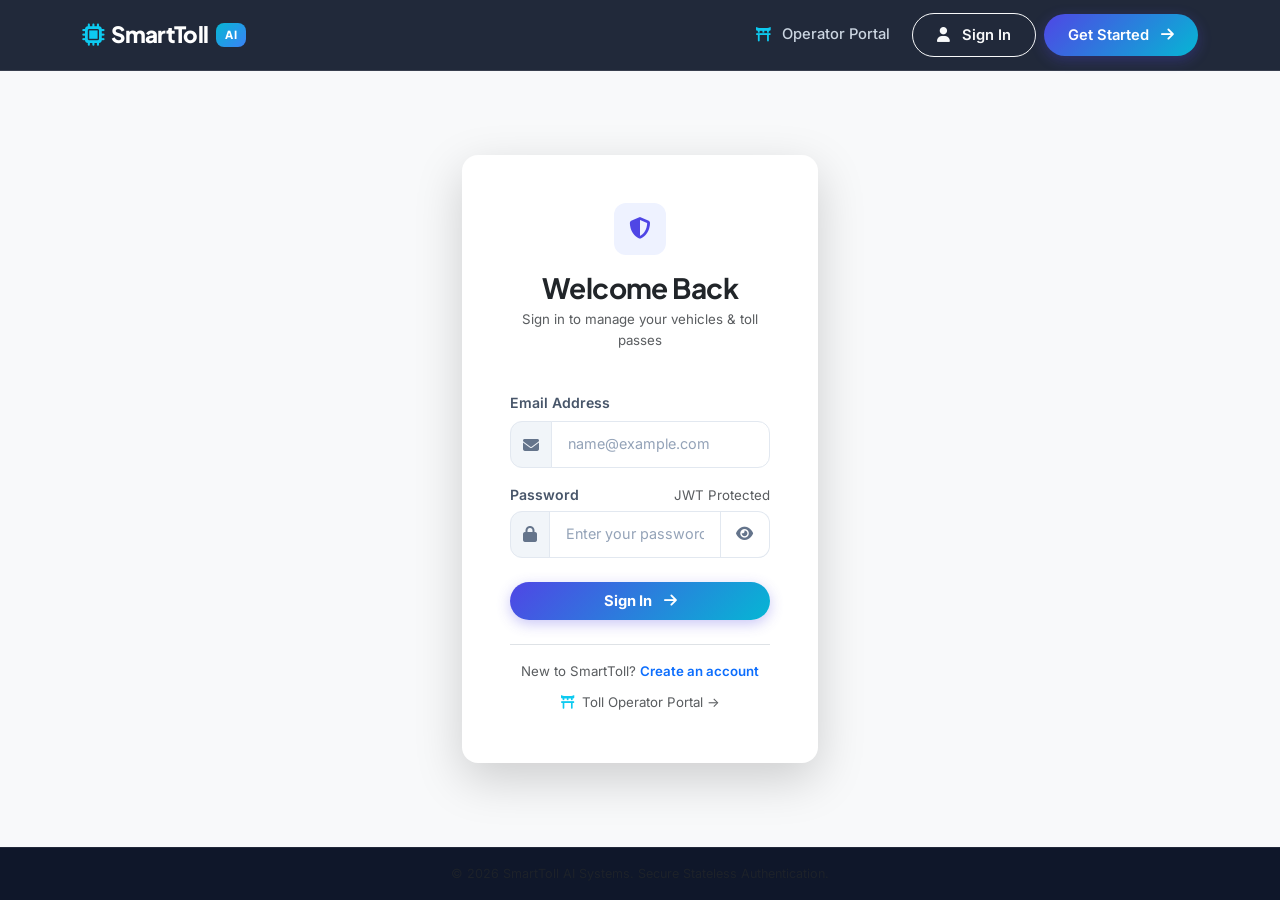
<file: frontend/pages/tolls.html>
<!DOCTYPE html>
<html lang="en">
<head>
    <meta charset="UTF-8">
    <meta name="viewport" content="width=device-width, initial-scale=1.0">
    <title>Toll Plazas & Advance Passes - SmartToll AI</title>
    <!-- Google Fonts -->
    <link rel="preconnect" href="https://fonts.googleapis.com">
    <link rel="preconnect" href="https://fonts.gstatic.com" crossorigin>
    <link href="https://fonts.googleapis.com/css2?family=Inter:wght@300;400;500;600;700&family=Plus+Jakarta+Sans:wght@500;600;700;800&family=JetBrains+Mono:wght@500;700&display=swap" rel="stylesheet">
    <!-- Bootstrap 5 CSS -->
    <link href="https://cdn.jsdelivr.net/npm/bootstrap@5.3.2/dist/css/bootstrap.min.css" rel="stylesheet">
    <!-- FontAwesome 6 -->
    <link rel="stylesheet" href="https://cdnjs.cloudflare.com/ajax/libs/font-awesome/6.4.2/css/all.min.css">
    <!-- Custom Modern Stylesheet -->
    <link rel="stylesheet" href="../css/style.css">
</head>
<body class="d-flex flex-column min-vh-100 bg-light">
    
    <!-- Top Navigation -->
    <nav class="navbar navbar-expand-lg smarttoll-navbar">
        <div class="container">
            <a class="navbar-brand" href="../index.html">
                <i class="fas fa-microchip text-info"></i>
                <span>SmartToll</span>
                <span class="brand-badge">AI</span>
            </a>
            <button class="navbar-toggler border-0 text-white" type="button" data-bs-toggle="collapse" data-bs-target="#navbarMain">
                <i class="fas fa-bars fs-4"></i>
            </button>
            <div class="collapse navbar-collapse" id="navbarMain">
                <div id="nav-links" class="ms-auto w-100 d-flex justify-content-end">
                    <!-- Populated by JS -->
                </div>
            </div>
        </div>
    </nav>

    <main class="flex-grow-1 container py-4 pb-5">
        <!-- Header -->
        <div class="d-flex flex-wrap justify-content-between align-items-center gap-3 border-bottom pb-4 mb-4">
            <div>
                <span class="badge bg-info bg-opacity-10 text-info rounded-pill px-3 py-1 small fw-semibold mb-1">
                    <i class="fas fa-road me-1"></i> HIGHWAY NETWORK
                </span>
                <h2 class="display-6 fw-bold mb-0">Highway Toll Plazas</h2>
                <p class="text-secondary small mb-0 mt-1">Pre-pay toll passes for instant ANPR barrier clearance with 24h validity</p>
            </div>
            
            <button class="btn btn-primary btn-gradient btn-pill shadow-sm d-none" id="addTollBtn">
                <i class="fas fa-plus me-1"></i> Add Toll Plaza
            </button>
        </div>

        <div id="alert-container"></div>

        <!-- Add Toll Plaza Modal-style Card (Admin Only) -->
        <div class="card card-modern p-4 p-md-5 mb-4 border-0 shadow-md d-none" id="addFormCard" style="border-top: 4px solid var(--accent) !important;">
            <div class="d-flex justify-content-between align-items-center mb-3">
                <div class="d-flex align-items-center gap-2">
                    <div class="icon-box icon-box-accent" style="width: 42px; height: 42px; font-size: 1.2rem;">
                        <i class="fas fa-torii-gate"></i>
                    </div>
                    <div>
                        <h4 class="fw-bold mb-0">Add New Toll Plaza</h4>
                        <p class="text-muted small mb-0">Provision a new physical toll gate and credentials for its operator</p>
                    </div>
                </div>
                <button type="button" class="btn-close" id="closeAddCardBtn" aria-label="Close"></button>
            </div>

            <form id="addTollForm" class="mt-3">
                <div class="row g-3">
                    <div class="col-md-4">
                        <label for="name" class="form-label">Plaza Name</label>
                        <input type="text" class="form-control" id="name" required placeholder="e.g. Gachibowli Toll Plaza">
                    </div>
                    <div class="col-md-4">
                        <label for="location" class="form-label">Location / Highway</label>
                        <input type="text" class="form-control" id="location" required placeholder="e.g. Outer Ring Road, Hyderabad">
                    </div>
                    <div class="col-md-4">
                        <label for="amount" class="form-label">Standard Base Toll (₹)</label>
                        <div class="input-group">
                            <span class="input-group-text">₹</span>
                            <input type="number" class="form-control" id="amount" required min="1" step="0.5" placeholder="85.00">
                        </div>
                    </div>
                    <div class="col-md-6">
                        <label for="email" class="form-label">Operator Login Email</label>
                        <input type="email" class="form-control" id="email" required placeholder="operator@gachibowli.toll">
                    </div>
                    <div class="col-md-6">
                        <label for="password" class="form-label">Operator Password</label>
                        <input type="password" class="form-control" id="password" required placeholder="Secure password for operator terminal">
                    </div>
                </div>

                <div class="mt-4 pt-3 border-top d-flex justify-content-end gap-2">
                    <button type="button" class="btn btn-light-custom btn-pill px-4" id="cancelAddBtn">Cancel</button>
                    <button type="submit" class="btn btn-primary btn-gradient btn-pill px-4 shadow-sm" id="saveTollBtn">
                        <i class="fas fa-check me-1"></i> Save Plaza
                    </button>
                </div>
            </form>
        </div>

        <!-- Search & Filter Bar -->
        <div class="card card-modern p-3 mb-4 border-0">
            <div class="row g-2 align-items-center">
                <div class="col-md-6">
                    <div class="input-group">
                        <span class="input-group-text"><i class="fas fa-magnifying-glass"></i></span>
                        <input type="text" class="form-control" id="searchTollInput" placeholder="Search by plaza name or highway location...">
                    </div>
                </div>
                <div class="col-md-6 text-md-end text-muted small">
                    Showing <strong id="tollCountDisplay" class="text-dark">0</strong> toll plazas
                </div>
            </div>
        </div>

        <!-- Toll Gates Grid -->
        <div class="row g-4" id="tollsGrid">
            <div class="col-12 text-center py-5">
                <div class="spinner-border text-info" role="status"></div>
                <div class="mt-3 text-muted small">Loading highway network plazas...</div>
            </div>
        </div>
    </main>

    <!-- Payment / Advance Pass Modal -->
    <div class="modal fade" id="paymentModal" tabindex="-1" aria-hidden="true">
        <div class="modal-dialog modal-dialog-centered" style="max-width: 520px;">
            <div class="modal-content border-0 shadow-xl rounded-4">
                <div class="modal-header border-0 pb-0">
                    <div class="d-flex align-items-center gap-2">
                        <div class="icon-box icon-box-success" style="width: 40px; height: 40px; font-size: 1.1rem;">
                            <i class="fas fa-ticket"></i>
                        </div>
                        <div>
                            <h5 class="modal-title fw-bold mb-0">Book Advance Pass</h5>
                            <small class="text-muted">Instant gate clearance pass</small>
                        </div>
                    </div>
                    <button type="button" class="btn-close" data-bs-dismiss="modal" aria-label="Close"></button>
                </div>

                <div class="modal-body p-4">
                    <!-- Toll Summary Box -->
                    <div class="card bg-light border-0 p-3 rounded-3 mb-4">
                        <div class="d-flex justify-content-between align-items-start mb-2">
                            <div>
                                <h5 class="fw-bold text-dark mb-0" id="payTollName">Toll Plaza</h5>
                                <div class="text-muted small"><i class="fas fa-location-dot me-1 text-danger"></i><span id="payTollLocation">Location</span></div>
                            </div>
                            <span class="badge badge-status-info">Fast Lane</span>
                        </div>
                        <div class="d-flex justify-content-between align-items-center pt-2 border-top">
                            <span class="text-secondary small">Single Crossing Rate</span>
                            <span class="fs-4 fw-bold text-success font-monospace" id="payTollAmount">₹0.00</span>
                        </div>
                    </div>

                    <form id="paymentForm">
                        <input type="hidden" id="payTollId">

                        <div class="mb-3">
                            <label for="payVehicleSelect" class="form-label">Select Registered Vehicle</label>
                            <select id="payVehicleSelect" class="form-select" required>
                                <option value="" disabled selected>Loading your vehicles...</option>
                            </select>
                            <div class="form-text small text-muted">The license plate camera will automatically clear this vehicle.</div>
                        </div>

                        <div class="mb-4">
                            <label class="form-label">Select Payment Method</label>
                            <div class="row g-2">
                                <div class="col-4">
                                    <input type="radio" class="btn-check" name="paymentMethod" id="methodUpi" value="UPI" checked>
                                    <label class="btn btn-outline-primary btn-sm w-100 py-2 d-flex flex-column align-items-center gap-1 rounded-3" for="methodUpi">
                                        <i class="fas fa-mobile-screen fs-5"></i>
                                        <span class="small fw-semibold">UPI / QR</span>
                                    </label>
                                </div>
                                <div class="col-4">
                                    <input type="radio" class="btn-check" name="paymentMethod" id="methodFastag" value="FASTAG">
                                    <label class="btn btn-outline-primary btn-sm w-100 py-2 d-flex flex-column align-items-center gap-1 rounded-3" for="methodFastag">
                                        <i class="fas fa-tag fs-5"></i>
                                        <span class="small fw-semibold">Fastag</span>
                                    </label>
                                </div>
                                <div class="col-4">
                                    <input type="radio" class="btn-check" name="paymentMethod" id="methodCard" value="CARD">
                                    <label class="btn btn-outline-primary btn-sm w-100 py-2 d-flex flex-column align-items-center gap-1 rounded-3" for="methodCard">
                                        <i class="fas fa-credit-card fs-5"></i>
                                        <span class="small fw-semibold">Card</span>
                                    </label>
                                </div>
                            </div>
                        </div>

                        <div class="alert alert-info border-0 d-flex align-items-center gap-2 p-3 rounded-3 small mb-4">
                            <i class="fas fa-circle-info fs-5 text-info"></i>
                            <div>Upon payment, an active digital permit valid for <strong>24 hours</strong> will be activated for this vehicle.</div>
                        </div>

                        <button type="submit" class="btn btn-primary btn-gradient btn-pill w-100 py-2 fw-bold shadow-sm" id="confirmPayBtn">
                            <span>Confirm & Activate Pass</span>
                            <i class="fas fa-arrow-right ms-1"></i>
                        </button>
                    </form>
                </div>
            </div>
        </div>
    </div>

    <!-- Footer -->
    <footer class="smarttoll-footer py-3">
        <div class="container d-flex flex-wrap justify-content-between align-items-center small text-muted">
            <div>&copy; 2026 SmartToll AI Systems.</div>
            <div>Automated Highway Pass Network</div>
        </div>
    </footer>

    <!-- Bootstrap 5 JS -->
    <script src="https://cdn.jsdelivr.net/npm/bootstrap@5.3.2/dist/js/bootstrap.bundle.min.js"></script>
    <script type="module">
        import { checkAuth, setupNavbar, showAlert, showToast, showConfirmModal } from '../js/app.js';
        import { apiGetTolls, apiAddToll, apiDeleteToll, apiGetVehicles, apiAddPayment } from '../js/api.js';

        let currentUser = null;
        let cachedTolls = [];
        let myVehiclesCache = [];
        let paymentModalInstance = null;

        document.addEventListener('DOMContentLoaded', async () => {
            currentUser = checkAuth();
            if (!currentUser) return;
            setupNavbar();

            paymentModalInstance = new bootstrap.Modal(document.getElementById('paymentModal'));

            const role = currentUser.role ? currentUser.role.toUpperCase() : 'USER';
            const isAdmin = role === 'ADMIN' || role === 'ROLE_ADMIN';

            // Show admin Add Plaza button
            if (isAdmin) {
                const addTollBtn = document.getElementById('addTollBtn');
                addTollBtn.classList.remove('d-none');
                
                const formCard = document.getElementById('addFormCard');
                addTollBtn.addEventListener('click', () => formCard.classList.remove('d-none'));
                document.getElementById('closeAddCardBtn').addEventListener('click', () => formCard.classList.add('d-none'));
                document.getElementById('cancelAddBtn').addEventListener('click', () => formCard.classList.add('d-none'));

                document.getElementById('addTollForm').addEventListener('submit', async (e) => {
                    e.preventDefault();
                    const name = document.getElementById('name').value.trim();
                    const location = document.getElementById('location').value.trim();
                    const amount = parseFloat(document.getElementById('amount').value);
                    const email = document.getElementById('email').value.trim();
                    const password = document.getElementById('password').value;

                    const saveBtn = document.getElementById('saveTollBtn');
                    saveBtn.disabled = true;
                    saveBtn.innerHTML = '<span class="spinner-border spinner-border-sm me-2"></span> Provisioning...';

                    try {
                        await apiAddToll(name, location, amount, email, password);
                        showToast('Plaza Added!', `${name} is now online in the toll system.`, 'success');
                        formCard.classList.add('d-none');
                        document.getElementById('addTollForm').reset();
                        await loadTolls();
                    } catch (err) {
                        showAlert('alert-container', 'Failed to add toll plaza. Please try again.');
                    } finally {
                        saveBtn.disabled = false;
                        saveBtn.innerHTML = '<i class="fas fa-check me-1"></i> Save Plaza';
                    }
                });
            } else {
                // Fetch user's registered vehicles for the pass booking modal
                try {
                    const allV = await apiGetVehicles();
                    myVehiclesCache = allV.filter(v => v.user && v.user.id === currentUser.id);
                } catch (e) {
                    console.error("Error fetching vehicles for booking pass:", e);
                }
            }

            // Search filter
            document.getElementById('searchTollInput').addEventListener('input', (e) => {
                const q = e.target.value.toLowerCase().trim();
                renderFilteredTolls(q);
            });

            // Process Payment form submit
            document.getElementById('paymentForm').addEventListener('submit', async (e) => {
                e.preventDefault();
                const tollId = document.getElementById('payTollId').value;
                const vehicleId = document.getElementById('payVehicleSelect').value;
                const amount = parseFloat(document.getElementById('payTollAmount').textContent.replace(/[^\d.]/g, ''));

                if (!vehicleId) {
                    showAlert('alert-container', 'Please select a vehicle to link this toll pass.');
                    return;
                }

                const method = document.querySelector('input[name="paymentMethod"]:checked')?.value || 'UPI';
                const confirmBtn = document.getElementById('confirmPayBtn');

                confirmBtn.disabled = true;
                confirmBtn.innerHTML = `<span class="spinner-border spinner-border-sm me-2"></span> Processing ${method}...`;

                try {
                    await apiAddPayment(vehicleId, tollId, amount);
                    paymentModalInstance.hide();
                    showToast('Pass Activated!', `24-hour pass generated for Vehicle ID #${vehicleId} at this toll plaza.`, 'success');
                } catch (err) {
                    showAlert('alert-container', 'Payment transaction failed. Please try again.');
                } finally {
                    confirmBtn.disabled = false;
                    confirmBtn.innerHTML = '<span>Confirm & Activate Pass</span> <i class="fas fa-arrow-right ms-1"></i>';
                }
            });

            await loadTolls();
        });

        async function loadTolls() {
            try {
                cachedTolls = await apiGetTolls();
                renderFilteredTolls('');
            } catch (err) {
                console.error("Error loading tolls:", err);
                document.getElementById('tollsGrid').innerHTML = `
                    <div class="col-12 text-center py-5 text-danger">
                        <i class="fas fa-triangle-exclamation fa-2x mb-3"></i>
                        <h5>Unable to connect to toll network</h5>
                    </div>
                `;
            }
        }

        function renderFilteredTolls(query) {
            const grid = document.getElementById('tollsGrid');
            const countDisplay = document.getElementById('tollCountDisplay');

            const filtered = cachedTolls.filter(t => {
                const name = (t.name || '').toLowerCase();
                const loc = (t.location || '').toLowerCase();
                return name.includes(query) || loc.includes(query);
            });

            countDisplay.textContent = filtered.length;

            if (filtered.length === 0) {
                grid.innerHTML = `
                    <div class="col-12 text-center py-5 text-muted">
                        <i class="fas fa-road fs-2 mb-2 text-secondary"></i>
                        <h5 class="fw-bold">No toll plazas found</h5>
                        <p class="small">No plazas match "${query}".</p>
                    </div>
                `;
                return;
            }

            const role = currentUser.role ? currentUser.role.toUpperCase() : 'USER';
            const isAdmin = role === 'ADMIN' || role === 'ROLE_ADMIN';

            grid.innerHTML = '';

            filtered.forEach(toll => {
                const col = document.createElement('div');
                col.className = 'col-md-6 col-lg-4';

                let actionBtn = '';
                if (isAdmin) {
                    actionBtn = `
                        <button class="btn btn-outline-danger btn-pill w-100 mt-3" onclick="window.deleteTollItem(${toll.id}, '${toll.name.replace(/'/g, "\\'")}')">
                            <i class="fas fa-trash-can me-1"></i> Delete Plaza
                        </button>
                    `;
                } else {
                    actionBtn = `
                        <button class="btn btn-primary btn-gradient btn-pill w-100 mt-3 shadow-sm" onclick="window.openPaymentModal(${toll.id}, '${toll.name.replace(/'/g, "\\'")}', '${toll.location.replace(/'/g, "\\'")}', ${toll.amount})">
                            <i class="fas fa-ticket me-1"></i> Book Advance Pass
                        </button>
                    `;
                }

                col.innerHTML = `
                    <div class="card card-modern card-lift h-100 border-0 p-4 d-flex flex-column">
                        <div class="d-flex justify-content-between align-items-start mb-3">
                            <div class="d-flex align-items-center gap-3">
                                <div class="icon-box icon-box-accent" style="width: 46px; height: 46px; font-size: 1.25rem;">
                                    <i class="fas fa-torii-gate"></i>
                                </div>
                                <div>
                                    <h5 class="fw-bold mb-0 text-dark">${toll.name}</h5>
                                    <div class="text-secondary small"><i class="fas fa-location-dot me-1 text-danger"></i>${toll.location}</div>
                                </div>
                            </div>
                        </div>

                        <div class="card bg-light border-0 p-3 rounded-3 text-center mb-3 mt-auto">
                            <span class="text-muted small text-uppercase tracking-wider fw-semibold d-block mb-1">Standard Vehicle Rate</span>
                            <h3 class="fw-bold text-dark font-monospace mb-0">₹${toll.amount ? toll.amount.toFixed(2) : '0.00'}</h3>
                            <span class="badge bg-success bg-opacity-10 text-success border border-success border-opacity-25 small mt-2">
                                <i class="fas fa-bolt me-1"></i> Instant ANPR Clearance
                            </span>
                        </div>

                        ${actionBtn}
                    </div>
                `;
                grid.appendChild(col);
            });
        }

        window.openPaymentModal = (id, name, location, amount) => {
            document.getElementById('payTollId').value = id;
            document.getElementById('payTollName').textContent = name;
            document.getElementById('payTollLocation').textContent = location;
            document.getElementById('payTollAmount').textContent = '₹' + parseFloat(amount).toFixed(2);

            const select = document.getElementById('payVehicleSelect');
            const confirmBtn = document.getElementById('confirmPayBtn');

            if (myVehiclesCache.length === 0) {
                select.innerHTML = '<option value="" disabled selected>No vehicles found. Please add a vehicle first.</option>';
                confirmBtn.disabled = true;
            } else {
                confirmBtn.disabled = false;
                select.innerHTML = '<option value="" disabled selected>Select a vehicle...</option>' + 
                    myVehiclesCache.map(v => `<option value="${v.id}">${v.vehicleNumber} (${v.vehicleType || 'Car'})</option>`).join('');
            }

            paymentModalInstance.show();
        };

        window.deleteTollItem = async (id, name) => {
            const confirmed = await showConfirmModal({
                title: 'Delete Toll Plaza?',
                message: `Are you sure you want to delete ${name}? All active passes tied to this plaza will be affected.`,
                confirmText: 'Yes, Delete',
                isDanger: true
            });

            if (confirmed) {
                try {
                    await apiDeleteToll(id);
                    showToast('Plaza Deleted', `${name} has been removed from system.`, 'success');
                    await loadTolls();
                } catch (e) {
                    showAlert('alert-container', 'Failed to delete toll plaza.');
                }
            }
        };
    </script>
</body>
</html>
</file>
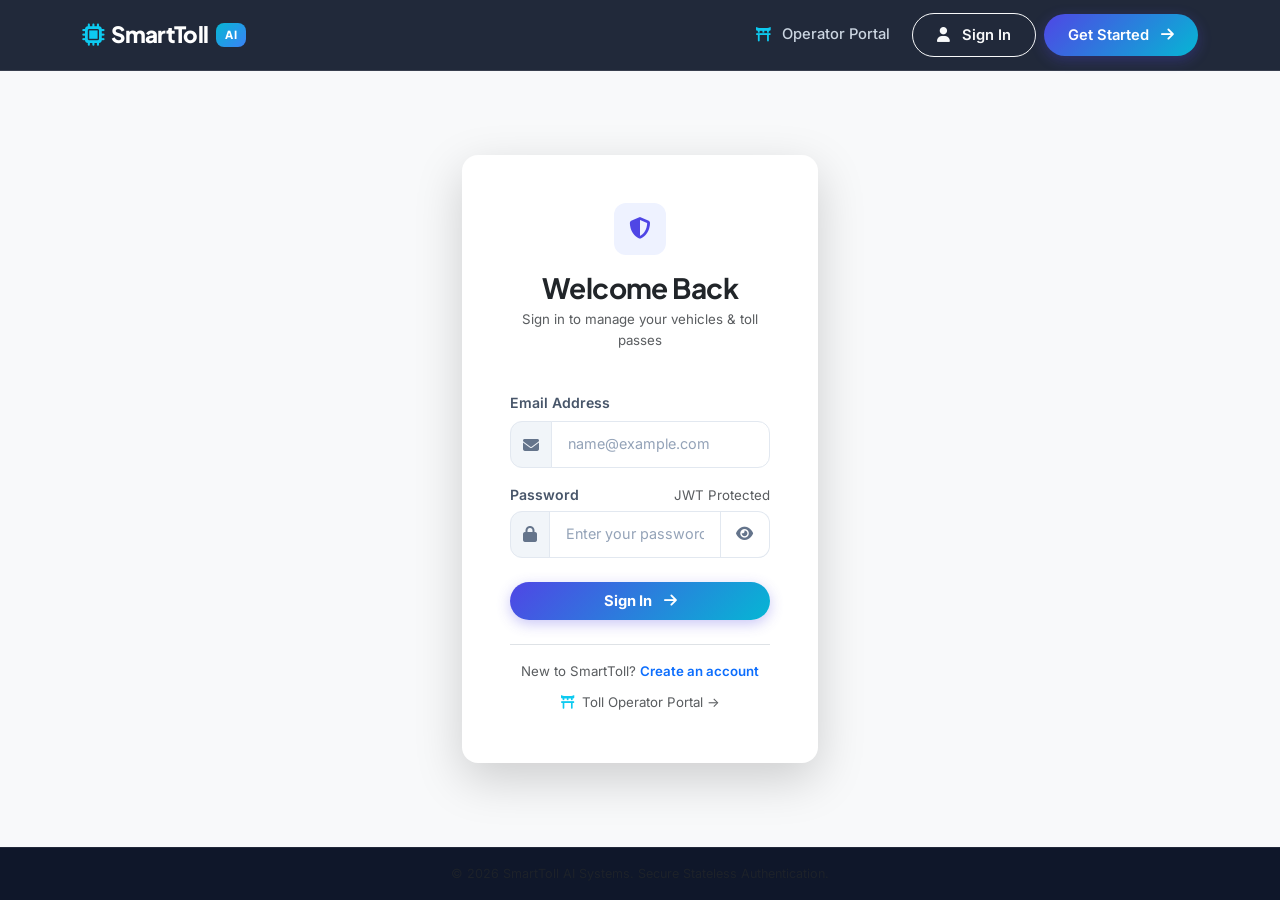
<file: frontend/pages/vehicles.html>
<!DOCTYPE html>
<html lang="en">
<head>
    <meta charset="UTF-8">
    <meta name="viewport" content="width=device-width, initial-scale=1.0">
    <title>My Vehicles - SmartToll AI</title>
    <!-- Google Fonts -->
    <link rel="preconnect" href="https://fonts.googleapis.com">
    <link rel="preconnect" href="https://fonts.gstatic.com" crossorigin>
    <link href="https://fonts.googleapis.com/css2?family=Inter:wght@300;400;500;600;700&family=Plus+Jakarta+Sans:wght@500;600;700;800&family=JetBrains+Mono:wght@500;700&display=swap" rel="stylesheet">
    <!-- Bootstrap 5 CSS -->
    <link href="https://cdn.jsdelivr.net/npm/bootstrap@5.3.2/dist/css/bootstrap.min.css" rel="stylesheet">
    <!-- FontAwesome 6 -->
    <link rel="stylesheet" href="https://cdnjs.cloudflare.com/ajax/libs/font-awesome/6.4.2/css/all.min.css">
    <!-- Custom Modern Stylesheet -->
    <link rel="stylesheet" href="../css/style.css">
</head>
<body class="d-flex flex-column min-vh-100 bg-light">
    
    <!-- Top Navigation -->
    <nav class="navbar navbar-expand-lg smarttoll-navbar">
        <div class="container">
            <a class="navbar-brand" href="../index.html">
                <i class="fas fa-microchip text-info"></i>
                <span>SmartToll</span>
                <span class="brand-badge">AI</span>
            </a>
            <button class="navbar-toggler border-0 text-white" type="button" data-bs-toggle="collapse" data-bs-target="#navbarMain">
                <i class="fas fa-bars fs-4"></i>
            </button>
            <div class="collapse navbar-collapse" id="navbarMain">
                <div id="nav-links" class="ms-auto w-100 d-flex justify-content-end">
                    <!-- Populated by JS -->
                </div>
            </div>
        </div>
    </nav>

    <main class="flex-grow-1 container py-4 pb-5">
        <!-- Page Header -->
        <div class="d-flex flex-wrap justify-content-between align-items-center gap-3 border-bottom pb-4 mb-4">
            <div>
                <span class="badge bg-primary bg-opacity-10 text-primary rounded-pill px-3 py-1 small fw-semibold mb-1">
                    <i class="fas fa-car me-1"></i> FLEET MANAGEMENT
                </span>
                <h2 class="display-6 fw-bold mb-0">My Registered Vehicles</h2>
                <p class="text-secondary small mb-0 mt-1">Vehicles linked to your account for automated ANPR camera recognition</p>
            </div>
            
            <button class="btn btn-primary btn-gradient btn-pill shadow-sm" id="toggleAddBtn">
                <i class="fas fa-plus me-1"></i> Register New Vehicle
            </button>
        </div>

        <div id="alert-container"></div>

        <!-- Add Vehicle Form Card (Hidden by default, smooth toggle) -->
        <div class="card card-modern p-4 p-md-5 mb-4 border-0 shadow-md d-none" id="addFormCard" style="border-top: 4px solid var(--primary) !important;">
            <div class="d-flex justify-content-between align-items-center mb-3">
                <div class="d-flex align-items-center gap-2">
                    <div class="icon-box icon-box-primary" style="width: 42px; height: 42px; font-size: 1.2rem;">
                        <i class="fas fa-plus"></i>
                    </div>
                    <div>
                        <h4 class="fw-bold mb-0">Register New Vehicle</h4>
                        <p class="text-muted small mb-0">Ensure license plate exactly matches the physical high-security plate</p>
                    </div>
                </div>
                <button type="button" class="btn-close" id="closeFormBtn" aria-label="Close"></button>
            </div>

            <form id="addVehicleForm" class="mt-3">
                <div class="row g-3">
                    <div class="col-md-6">
                        <label for="vehicleNumber" class="form-label">Registration Number</label>
                        <div class="input-group">
                            <span class="input-group-text font-monospace fw-bold bg-warning bg-opacity-25 text-dark">IND</span>
                            <input type="text" class="form-control font-monospace text-uppercase fw-bold" id="vehicleNumber" required placeholder="e.g. TS07AB1234" maxlength="15">
                        </div>
                        <div class="form-text small text-muted">Standard Indian format without hyphens or spaces</div>
                    </div>
                    
                    <div class="col-md-6">
                        <label for="vehicleType" class="form-label">Vehicle Classification</label>
                        <select class="form-select" id="vehicleType" required>
                            <option value="" disabled selected>Select class...</option>
                            <option value="CAR">Car / SUV / Jeep (Class 1)</option>
                            <option value="TRUCK">Truck / Heavy Vehicle (Class 2)</option>
                            <option value="BUS">Bus / Commercial Passenger (Class 3)</option>
                            <option value="BIKE">Two Wheeler (Motorcycle)</option>
                        </select>
                        <div class="form-text small text-muted">Determines standardized highway toll rate category</div>
                    </div>
                </div>

                <div class="mt-4 pt-3 border-top d-flex justify-content-end gap-2">
                    <button type="button" class="btn btn-light-custom btn-pill px-4" id="cancelFormBtn">Cancel</button>
                    <button type="submit" class="btn btn-primary btn-gradient btn-pill px-4 shadow-sm" id="saveVehicleBtn">
                        <i class="fas fa-check me-1"></i> Save Vehicle
                    </button>
                </div>
            </form>
        </div>

        <!-- Filter & Search Bar -->
        <div class="card card-modern p-3 mb-4 border-0">
            <div class="row g-2 align-items-center">
                <div class="col-md-6">
                    <div class="input-group">
                        <span class="input-group-text"><i class="fas fa-magnifying-glass"></i></span>
                        <input type="text" class="form-control" id="searchVehicleInput" placeholder="Filter by plate number or vehicle type...">
                    </div>
                </div>
                <div class="col-md-6 text-md-end text-muted small">
                    Showing <strong id="vehicleCountDisplay" class="text-dark">0</strong> vehicles
                </div>
            </div>
        </div>

        <!-- Vehicles Grid Container -->
        <div class="row g-4" id="vehiclesGrid">
            <div class="col-12 text-center py-5">
                <div class="spinner-border text-primary" role="status"></div>
                <div class="mt-3 text-muted small">Retrieving registered vehicles from database...</div>
            </div>
        </div>
    </main>

    <!-- Details Modal -->
    <div class="modal fade" id="vehicleDetailsModal" tabindex="-1" aria-hidden="true">
        <div class="modal-dialog modal-dialog-centered" style="max-width: 480px;">
            <div class="modal-content border-0 shadow-lg rounded-4">
                <div class="modal-header border-0 pb-0">
                    <h5 class="modal-title fw-bold"><i class="fas fa-id-card text-primary me-2"></i>Vehicle Certification</h5>
                    <button type="button" class="btn-close" data-bs-dismiss="modal" aria-label="Close"></button>
                </div>
                <div class="modal-body p-4 text-center">
                    <div id="modalPlateVisual" class="mb-3"></div>
                    <div class="card bg-light border-0 p-3 rounded-3 text-start small mb-3">
                        <div class="d-flex justify-content-between mb-2">
                            <span class="text-muted">Classification</span>
                            <strong id="modalVehicleType" class="text-dark">Car</strong>
                        </div>
                        <div class="d-flex justify-content-between mb-2">
                            <span class="text-muted">AI Camera Detection</span>
                            <span class="badge bg-success bg-opacity-20 text-success fw-bold">ACTIVE &bull; YOLOV11</span>
                        </div>
                        <div class="d-flex justify-content-between mb-2">
                            <span class="text-muted">Total Plazas Passed</span>
                            <strong id="modalPassCount" class="text-dark">0</strong>
                        </div>
                        <div class="d-flex justify-content-between">
                            <span class="text-muted">Total Toll Paid</span>
                            <strong id="modalTotalPaid" class="text-primary fs-6">₹0.00</strong>
                        </div>
                    </div>
                    <button type="button" class="btn btn-light-custom btn-pill w-100" data-bs-dismiss="modal">Close</button>
                </div>
            </div>
        </div>
    </div>

    <!-- Footer -->
    <footer class="smarttoll-footer py-3">
        <div class="container d-flex flex-wrap justify-content-between align-items-center small text-muted">
            <div>&copy; 2026 SmartToll AI Systems.</div>
            <div>High Security Registration Plate (HSRP) Integrated</div>
        </div>
    </footer>

    <!-- Bootstrap 5 JS -->
    <script src="https://cdn.jsdelivr.net/npm/bootstrap@5.3.2/dist/js/bootstrap.bundle.min.js"></script>
    <script type="module">
        import { checkAuth, setupNavbar, showAlert, showToast, showConfirmModal } from '../js/app.js';
        import { apiGetVehicles, apiAddVehicle, apiDeleteVehicle, apiGetPayments } from '../js/api.js';

        let currentUser = null;
        let cachedVehicles = [];
        let cachedPayments = [];
        let detailsModalInstance = null;

        document.addEventListener('DOMContentLoaded', () => {
            currentUser = checkAuth();
            if (!currentUser) return;
            setupNavbar();

            detailsModalInstance = new bootstrap.Modal(document.getElementById('vehicleDetailsModal'));

            // Toggle form
            const addFormCard = document.getElementById('addFormCard');
            const toggleAddBtn = document.getElementById('toggleAddBtn');
            const closeFormBtn = document.getElementById('closeFormBtn');
            const cancelFormBtn = document.getElementById('cancelFormBtn');

            const openForm = () => {
                addFormCard.classList.remove('d-none');
                document.getElementById('vehicleNumber').focus();
            };
            const closeForm = () => {
                addFormCard.classList.add('d-none');
                document.getElementById('addVehicleForm').reset();
            };

            toggleAddBtn.addEventListener('click', openForm);
            closeFormBtn.addEventListener('click', closeForm);
            cancelFormBtn.addEventListener('click', closeForm);

            // Add Vehicle Form Submit
            document.getElementById('addVehicleForm').addEventListener('submit', async (e) => {
                e.preventDefault();
                const num = document.getElementById('vehicleNumber').value.toUpperCase().replace(/\s+/g, '').trim();
                const type = document.getElementById('vehicleType').value;

                if (!num || !type) {
                    showAlert('alert-container', 'Please provide vehicle registration number and category.');
                    return;
                }

                const saveBtn = document.getElementById('saveVehicleBtn');
                saveBtn.disabled = true;
                saveBtn.innerHTML = '<span class="spinner-border spinner-border-sm me-2"></span> Saving...';

                try {
                    await apiAddVehicle(num, type);
                    showToast('Vehicle Saved!', `Vehicle ${num} registered and ready for ANPR scanning.`, 'success');
                    closeForm();
                    await loadVehicles();
                } catch (err) {
                    console.error('Add vehicle error:', err);
                    showAlert('alert-container', 'Failed to register vehicle. The number may already exist or backend returned error.');
                } finally {
                    saveBtn.disabled = false;
                    saveBtn.innerHTML = '<i class="fas fa-check me-1"></i> Save Vehicle';
                }
            });

            // Search filter
            document.getElementById('searchVehicleInput').addEventListener('input', (e) => {
                const query = e.target.value.toLowerCase().trim();
                renderFilteredVehicles(query);
            });

            loadVehicles();
        });

        async function loadVehicles() {
            const grid = document.getElementById('vehiclesGrid');
            try {
                const [allVehicles, allPayments] = await Promise.all([
                    apiGetVehicles(),
                    apiGetPayments()
                ]);

                cachedPayments = allPayments;

                // Role filtering
                const role = currentUser.role ? currentUser.role.toUpperCase() : 'USER';
                if (role === 'ADMIN' || role === 'ROLE_ADMIN') {
                    cachedVehicles = allVehicles;
                } else {
                    cachedVehicles = allVehicles.filter(v => v.user && v.user.id === currentUser.id);
                }

                renderFilteredVehicles('');

            } catch (err) {
                console.error("Error loading vehicles:", err);
                grid.innerHTML = `
                    <div class="col-12 text-center py-5 text-danger">
                        <i class="fas fa-triangle-exclamation fa-2x mb-3"></i>
                        <h5>Unable to connect to database</h5>
                        <p class="small text-muted">Please verify the Spring Boot server is running on port 8080.</p>
                    </div>
                `;
            }
        }

        function renderFilteredVehicles(query) {
            const grid = document.getElementById('vehiclesGrid');
            const countDisplay = document.getElementById('vehicleCountDisplay');

            const filtered = cachedVehicles.filter(v => {
                const num = (v.vehicleNumber || '').toLowerCase();
                const type = (v.vehicleType || '').toLowerCase();
                return num.includes(query) || type.includes(query);
            });

            countDisplay.textContent = filtered.length;

            if (filtered.length === 0) {
                if (cachedVehicles.length === 0) {
                    // Empty state
                    grid.innerHTML = `
                        <div class="col-12">
                            <div class="card card-modern p-5 text-center border-0">
                                <div class="icon-box icon-box-primary mx-auto mb-3" style="width: 72px; height: 72px; font-size: 2rem;">
                                    <i class="fas fa-car-side"></i>
                                </div>
                                <h4 class="fw-bold mb-2">No Vehicles Registered</h4>
                                <p class="text-secondary small mb-4 mx-auto" style="max-width: 440px;">
                                    Add your vehicle license plate to enable automatic ANPR gate opening and instant 24-hour highway pass booking.
                                </p>
                                <div>
                                    <button class="btn btn-primary btn-gradient btn-pill px-4 shadow-sm" onclick="document.getElementById('toggleAddBtn').click()">
                                        <i class="fas fa-plus me-1"></i> Register Your First Vehicle
                                    </button>
                                </div>
                            </div>
                        </div>
                    `;
                } else {
                    grid.innerHTML = `
                        <div class="col-12 text-center py-5 text-muted">
                            <i class="fas fa-magnifying-glass fs-3 mb-2"></i>
                            <p class="mb-0">No vehicles match "${query}"</p>
                        </div>
                    `;
                }
                return;
            }

            grid.innerHTML = '';

            filtered.forEach(vehicle => {
                const vehiclePayments = cachedPayments.filter(p => p.vehicle && p.vehicle.id === vehicle.id);
                const successfulPayments = vehiclePayments.filter(p => p.paymentStatus === 'SUCCESS');
                const totalSpent = successfulPayments.reduce((sum, p) => sum + (p.amount || 0), 0);

                let iconClass = 'fa-car';
                if (vehicle.vehicleType === 'TRUCK') iconClass = 'fa-truck';
                else if (vehicle.vehicleType === 'BUS') iconClass = 'fa-bus';
                else if (vehicle.vehicleType === 'BIKE') iconClass = 'fa-motorcycle';

                const col = document.createElement('div');
                col.className = 'col-md-6 col-lg-4';
                col.innerHTML = `
                    <div class="card card-modern card-lift h-100 border-0 p-4">
                        <div class="d-flex justify-content-between align-items-start mb-3">
                            <div class="icon-box icon-box-primary" style="width: 46px; height: 46px; font-size: 1.25rem;">
                                <i class="fas ${iconClass}"></i>
                            </div>
                            <span class="badge-status badge-status-success">
                                <i class="fas fa-circle-check"></i> Verified
                            </span>
                        </div>

                        <!-- Embossed Plate Display -->
                        <div class="mb-3 text-center">
                            <div class="hsep-plate w-100 justify-content-center">
                                <div class="hsep-plate-strip">
                                    <i class="fas fa-certificate chakra-icon"></i>
                                    <span>IND</span>
                                </div>
                                <span class="hsep-plate-number fs-4">${vehicle.vehicleNumber}</span>
                            </div>
                        </div>

                        <div class="card bg-light border-0 p-3 rounded-3 mb-3 small">
                            <div class="d-flex justify-content-between mb-1">
                                <span class="text-muted">Type:</span>
                                <strong class="text-dark">${vehicle.vehicleType || 'Standard'}</strong>
                            </div>
                            <div class="d-flex justify-content-between mb-1">
                                <span class="text-muted">Gates Passed:</span>
                                <strong class="text-dark">${vehiclePayments.length}</strong>
                            </div>
                            <div class="d-flex justify-content-between">
                                <span class="text-muted">Total Toll Paid:</span>
                                <strong class="text-primary">₹${totalSpent.toFixed(2)}</strong>
                            </div>
                        </div>

                        <div class="d-flex gap-2 mt-auto">
                            <button class="btn btn-light-custom btn-sm btn-pill flex-grow-1" onclick="window.viewVehicleDetails('${vehicle.vehicleNumber}', '${vehicle.vehicleType}', ${vehiclePayments.length}, ${totalSpent})">
                                <i class="fas fa-eye me-1"></i> Details
                            </button>
                            <a href="tolls.html" class="btn btn-outline-primary btn-sm btn-pill flex-grow-1">
                                <i class="fas fa-ticket me-1"></i> Buy Pass
                            </a>
                            <button class="btn btn-outline-danger btn-sm btn-pill px-3" onclick="window.deleteVehicleItem(${vehicle.id}, '${vehicle.vehicleNumber}')" title="Delete Vehicle">
                                <i class="fas fa-trash-can"></i>
                            </button>
                        </div>
                    </div>
                `;
                grid.appendChild(col);
            });
        }

        window.viewVehicleDetails = (number, type, passCount, totalPaid) => {
            document.getElementById('modalPlateVisual').innerHTML = `
                <div class="hsep-plate d-inline-flex">
                    <div class="hsep-plate-strip">
                        <i class="fas fa-certificate chakra-icon"></i>
                        <span>IND</span>
                    </div>
                    <span class="hsep-plate-number">${number}</span>
                </div>
            `;
            document.getElementById('modalVehicleType').textContent = type || 'Car';
            document.getElementById('modalPassCount').textContent = passCount;
            document.getElementById('modalTotalPaid').textContent = `₹${parseFloat(totalPaid).toFixed(2)}`;
            detailsModalInstance.show();
        };

        window.deleteVehicleItem = async (id, number) => {
            const confirmed = await showConfirmModal({
                title: 'Delete Vehicle?',
                message: `Are you sure you want to remove ${number} from your fleet? Any pre-paid passes will be revoked.`,
                confirmText: 'Yes, Delete',
                isDanger: true
            });

            if (confirmed) {
                try {
                    await apiDeleteVehicle(id);
                    showToast('Vehicle Removed', `Vehicle ${number} has been deleted.`, 'success');
                    await loadVehicles();
                } catch (err) {
                    showAlert('alert-container', 'Failed to delete vehicle from backend database.');
                }
            }
        };
    </script>
</body>
</html>
</file>
<file: frontend/css/style.css>
/* ==========================================================================
   SmartToll AI - Modern Enterprise Design System & Stylesheet
   ========================================================================== */

@import url('https://fonts.googleapis.com/css2?family=Inter:wght@300;400;500;600;700&family=JetBrains+Mono:wght@400;600;700&family=Plus+Jakarta+Sans:wght@500;600;700;800&display=swap');

:root {
    /* Brand Palette */
    --primary: #4f46e5;
    --primary-hover: #4338ca;
    --primary-light: #eef2ff;
    --primary-glow: rgba(79, 70, 229, 0.25);
    
    --accent: #06b6d4;
    --accent-hover: #0891b2;
    --accent-light: #ecfeff;
    
    --success: #10b981;
    --success-light: #ecfdf5;
    --success-border: #a7f3d0;
    
    --warning: #f59e0b;
    --warning-light: #fffbeb;
    --warning-border: #fde68a;
    
    --danger: #ef4444;
    --danger-light: #fef2f2;
    --danger-border: #fecaca;
    
    /* Neutrals */
    --bg-main: #f8fafc;
    --bg-surface: #ffffff;
    --bg-surface-elevated: #ffffff;
    --bg-subtle: #f1f5f9;
    
    --text-primary: #0f172a;
    --text-secondary: #475569;
    --text-muted: #64748b;
    --text-light: #94a3b8;
    
    --border-color: #e2e8f0;
    --border-subtle: #f1f5f9;
    --border-focus: #818cf8;
    
    /* Gradients */
    --gradient-primary: linear-gradient(135deg, #4f46e5 0%, #06b6d4 100%);
    --gradient-hero: linear-gradient(135deg, #1e1b4b 0%, #312e81 50%, #0e7490 100%);
    --gradient-card: linear-gradient(180deg, #ffffff 0%, #f8fafc 100%);
    --gradient-accent: linear-gradient(135deg, #06b6d4 0%, #3b82f6 100%);
    
    /* Typography */
    --font-heading: 'Plus Jakarta Sans', -apple-system, BlinkMacSystemFont, sans-serif;
    --font-body: 'Inter', -apple-system, BlinkMacSystemFont, sans-serif;
    --font-mono: 'JetBrains Mono', monospace;
    
    /* Elevation & Shadows */
    --shadow-xs: 0 1px 2px 0 rgba(15, 23, 42, 0.05);
    --shadow-sm: 0 1px 3px 0 rgba(15, 23, 42, 0.08), 0 1px 2px -1px rgba(15, 23, 42, 0.08);
    --shadow-md: 0 4px 6px -1px rgba(15, 23, 42, 0.07), 0 2px 4px -2px rgba(15, 23, 42, 0.07);
    --shadow-lg: 0 10px 15px -3px rgba(15, 23, 42, 0.08), 0 4px 6px -4px rgba(15, 23, 42, 0.05);
    --shadow-xl: 0 20px 25px -5px rgba(15, 23, 42, 0.08), 0 8px 10px -6px rgba(15, 23, 42, 0.04);
    --shadow-glow: 0 0 20px rgba(79, 70, 229, 0.2);
    
    /* Radius */
    --radius-sm: 8px;
    --radius-md: 12px;
    --radius-lg: 16px;
    --radius-xl: 24px;
    --radius-full: 9999px;
    
    /* Transitions */
    --transition-fast: 0.15s cubic-bezier(0.4, 0, 0.2, 1);
    --transition-base: 0.25s cubic-bezier(0.4, 0, 0.2, 1);
    --transition-slow: 0.4s cubic-bezier(0.4, 0, 0.2, 1);
}

/* ==========================================================================
   Base & Reset
   ========================================================================== */

* {
    box-sizing: border-box;
}

body {
    background-color: var(--bg-main);
    color: var(--text-primary);
    font-family: var(--font-body);
    font-size: 0.95rem;
    line-height: 1.6;
    -webkit-font-smoothing: antialiased;
    -moz-osx-font-smoothing: grayscale;
    min-height: 100vh;
}

h1, h2, h3, h4, h5, h6 {
    font-family: var(--font-heading);
    color: var(--text-primary);
    font-weight: 700;
    letter-spacing: -0.02em;
}

a {
    color: var(--primary);
    text-decoration: none;
    transition: color var(--transition-fast);
}

a:hover {
    color: var(--primary-hover);
}

/* Custom Scrollbar */
::-webkit-scrollbar {
    width: 8px;
    height: 8px;
}

::-webkit-scrollbar-track {
    background: #f1f5f9;
}

::-webkit-scrollbar-thumb {
    background: #cbd5e1;
    border-radius: var(--radius-full);
}

::-webkit-scrollbar-thumb:hover {
    background: #94a3b8;
}

/* ==========================================================================
   Navigation Bar
   ========================================================================== */

.smarttoll-navbar {
    background: rgba(15, 23, 42, 0.92) !important;
    backdrop-filter: blur(14px);
    -webkit-backdrop-filter: blur(14px);
    border-bottom: 1px solid rgba(255, 255, 255, 0.1);
    padding: 0.75rem 0;
    position: sticky;
    top: 0;
    z-index: 1030;
    transition: all var(--transition-base);
}

.smarttoll-navbar .navbar-brand {
    font-family: var(--font-heading);
    font-weight: 800;
    font-size: 1.4rem;
    color: #ffffff !important;
    display: inline-flex;
    align-items: center;
    gap: 0.5rem;
    letter-spacing: -0.03em;
}

.brand-badge {
    background: linear-gradient(135deg, #06b6d4, #3b82f6);
    color: #ffffff;
    font-size: 0.7rem;
    font-weight: 800;
    padding: 0.2rem 0.55rem;
    border-radius: var(--radius-sm);
    text-transform: uppercase;
    letter-spacing: 0.05em;
    vertical-align: middle;
}

.smarttoll-navbar .nav-link {
    color: #cbd5e1 !important;
    font-weight: 500;
    font-size: 0.92rem;
    padding: 0.5rem 0.9rem !important;
    border-radius: var(--radius-md);
    transition: all var(--transition-fast);
    display: inline-flex;
    align-items: center;
    gap: 0.4rem;
}

.smarttoll-navbar .nav-link:hover {
    color: #ffffff !important;
    background: rgba(255, 255, 255, 0.08);
}

.smarttoll-navbar .nav-link.active {
    color: #ffffff !important;
    background: rgba(79, 70, 229, 0.4);
    border: 1px solid rgba(99, 102, 241, 0.4);
    font-weight: 600;
}

.user-avatar-pill {
    display: inline-flex;
    align-items: center;
    gap: 0.6rem;
    padding: 0.35rem 0.85rem;
    background: rgba(255, 255, 255, 0.08);
    border: 1px solid rgba(255, 255, 255, 0.12);
    border-radius: var(--radius-full);
    color: #ffffff;
    font-size: 0.88rem;
    font-weight: 500;
}

.avatar-initials {
    width: 28px;
    height: 28px;
    border-radius: 50%;
    background: var(--gradient-primary);
    display: inline-flex;
    align-items: center;
    justify-content: center;
    font-weight: 700;
    font-size: 0.78rem;
    color: #ffffff;
}

/* ==========================================================================
   Modern Cards & Surfaces
   ========================================================================== */

.card-custom, .card-modern {
    background: var(--bg-surface);
    border: 1px solid var(--border-color);
    border-radius: var(--radius-lg);
    box-shadow: var(--shadow-sm);
    transition: transform var(--transition-base), box-shadow var(--transition-base), border-color var(--transition-base);
    position: relative;
    overflow: hidden;
}

.card-custom:hover, .card-modern:hover {
    box-shadow: var(--shadow-md);
    border-color: #cbd5e1;
}

.card-lift {
    transition: transform var(--transition-base), box-shadow var(--transition-base);
}

.card-lift:hover {
    transform: translateY(-4px);
    box-shadow: var(--shadow-xl);
}

.card-hero-stat {
    background: var(--bg-surface);
    border: 1px solid var(--border-color);
    border-radius: var(--radius-lg);
    padding: 1.5rem;
    position: relative;
    overflow: hidden;
    transition: all var(--transition-base);
}

.card-hero-stat:hover {
    transform: translateY(-3px);
    box-shadow: var(--shadow-md);
}

.card-hero-stat::before {
    content: '';
    position: absolute;
    top: 0;
    left: 0;
    width: 100%;
    height: 4px;
    background: var(--gradient-primary);
}

.card-header-clean {
    background: transparent;
    border-bottom: 1px solid var(--border-color);
    padding: 1.25rem 1.5rem;
    display: flex;
    justify-content: space-between;
    align-items: center;
}

/* Icon Box Containers */
.icon-box {
    width: 52px;
    height: 52px;
    border-radius: var(--radius-md);
    display: inline-flex;
    align-items: center;
    justify-content: center;
    font-size: 1.35rem;
    flex-shrink: 0;
    transition: transform var(--transition-fast);
}

.card-lift:hover .icon-box {
    transform: scale(1.08);
}

.icon-box-primary {
    background: var(--primary-light);
    color: var(--primary);
}

.icon-box-accent {
    background: var(--accent-light);
    color: var(--accent-hover);
}

.icon-box-success {
    background: var(--success-light);
    color: var(--success);
}

.icon-box-warning {
    background: var(--warning-light);
    color: var(--warning);
}

.icon-box-danger {
    background: var(--danger-light);
    color: var(--danger);
}

/* ==========================================================================
   Buttons & Interactive Elements
   ========================================================================== */

.btn {
    font-family: var(--font-body);
    font-weight: 600;
    font-size: 0.92rem;
    padding: 0.6rem 1.25rem;
    border-radius: var(--radius-md);
    transition: all var(--transition-fast);
    display: inline-flex;
    align-items: center;
    justify-content: center;
    gap: 0.5rem;
}

.btn-pill {
    border-radius: var(--radius-full) !important;
}

.btn-primary {
    background-color: var(--primary);
    border-color: var(--primary);
    color: #ffffff;
    box-shadow: 0 1px 2px rgba(79, 70, 229, 0.2);
}

.btn-primary:hover, .btn-primary:focus {
    background-color: var(--primary-hover);
    border-color: var(--primary-hover);
    color: #ffffff;
    box-shadow: 0 4px 12px rgba(79, 70, 229, 0.35);
    transform: translateY(-1px);
}

.btn-gradient {
    background: var(--gradient-primary);
    border: none;
    color: #ffffff !important;
    box-shadow: 0 4px 14px rgba(79, 70, 229, 0.3);
}

.btn-gradient:hover {
    box-shadow: 0 6px 20px rgba(79, 70, 229, 0.45);
    transform: translateY(-2px);
}

.btn-outline-primary {
    color: var(--primary);
    border-color: #c7d2fe;
    background: transparent;
}

.btn-outline-primary:hover {
    background-color: var(--primary-light);
    color: var(--primary-hover);
    border-color: var(--primary);
}

.btn-light-custom {
    background: #f1f5f9;
    color: var(--text-secondary);
    border: 1px solid var(--border-color);
}

.btn-light-custom:hover {
    background: #e2e8f0;
    color: var(--text-primary);
}

.btn:active {
    transform: scale(0.98) !important;
}

/* ==========================================================================
   Forms & Inputs
   ========================================================================== */

.form-label {
    font-weight: 600;
    font-size: 0.88rem;
    color: var(--text-secondary);
    margin-bottom: 0.4rem;
}

.form-control, .form-select {
    font-family: var(--font-body);
    font-size: 0.95rem;
    border-radius: var(--radius-md);
    border: 1px solid var(--border-color);
    background-color: #ffffff;
    padding: 0.7rem 1rem;
    color: var(--text-primary);
    transition: all var(--transition-fast);
}

.form-control:focus, .form-select:focus {
    border-color: var(--border-focus);
    box-shadow: 0 0 0 4px var(--primary-glow);
    background-color: #ffffff;
    outline: none;
}

.form-control::placeholder {
    color: var(--text-light);
    font-size: 0.9rem;
}

.input-group-text {
    background-color: var(--bg-subtle);
    border: 1px solid var(--border-color);
    color: var(--text-muted);
    border-radius: var(--radius-md) 0 0 var(--radius-md);
}

.password-toggle-btn {
    border: 1px solid var(--border-color);
    border-left: none;
    background: #ffffff;
    color: var(--text-muted);
    padding: 0 1rem;
    cursor: pointer;
    border-radius: 0 var(--radius-md) var(--radius-md) 0;
    transition: color var(--transition-fast);
}

.password-toggle-btn:hover {
    color: var(--text-primary);
}

/* ==========================================================================
   Tables & Data Displays
   ========================================================================== */

.table-modern-wrapper {
    background: var(--bg-surface);
    border: 1px solid var(--border-color);
    border-radius: var(--radius-lg);
    overflow: hidden;
    box-shadow: var(--shadow-sm);
}

.table-modern {
    margin-bottom: 0;
    border-collapse: separate;
    border-spacing: 0;
    width: 100%;
}

.table-modern thead th {
    background-color: #f8fafc;
    color: var(--text-muted);
    font-size: 0.8rem;
    font-weight: 700;
    text-transform: uppercase;
    letter-spacing: 0.05em;
    padding: 1rem 1.25rem;
    border-bottom: 1px solid var(--border-color);
    border-top: none;
    white-space: nowrap;
}

.table-modern tbody tr {
    transition: background-color var(--transition-fast);
}

.table-modern tbody tr:hover {
    background-color: #f8fafc;
}

.table-modern tbody td {
    padding: 1rem 1.25rem;
    vertical-align: middle;
    border-bottom: 1px solid var(--border-subtle);
    font-size: 0.92rem;
    color: var(--text-primary);
}

.table-modern tbody tr:last-child td {
    border-bottom: none;
}

/* ==========================================================================
   Badges & Status Pills
   ========================================================================== */

.badge-status {
    display: inline-flex;
    align-items: center;
    gap: 0.4rem;
    font-size: 0.78rem;
    font-weight: 600;
    padding: 0.35rem 0.75rem;
    border-radius: var(--radius-full);
    text-transform: uppercase;
    letter-spacing: 0.03em;
}

.badge-status-success {
    background-color: var(--success-light);
    color: #065f46;
    border: 1px solid var(--success-border);
}

.badge-status-warning {
    background-color: var(--warning-light);
    color: #92400e;
    border: 1px solid var(--warning-border);
}

.badge-status-danger {
    background-color: var(--danger-light);
    color: #991b1b;
    border: 1px solid var(--danger-border);
}

.badge-status-info {
    background-color: var(--accent-light);
    color: #155e75;
    border: 1px solid #a5f3fc;
}

/* Status Indicator Dot */
.status-dot {
    width: 8px;
    height: 8px;
    border-radius: 50%;
    display: inline-block;
}

.status-dot-pulse {
    animation: pulse 2s infinite;
}

@keyframes pulse {
    0% { transform: scale(0.95); box-shadow: 0 0 0 0 rgba(16, 185, 129, 0.7); }
    70% { transform: scale(1); box-shadow: 0 0 0 8px rgba(16, 185, 129, 0); }
    100% { transform: scale(0.95); box-shadow: 0 0 0 0 rgba(16, 185, 129, 0); }
}

/* ==========================================================================
   Number Plate Visualizer (Indian High Security Registration Plate Style)
   ========================================================================== */

.hsep-plate {
    display: inline-flex;
    align-items: center;
    background: #facc15;
    border: 3.5px solid #0f172a;
    border-radius: 8px;
    box-shadow: 0 6px 16px rgba(0, 0, 0, 0.15), inset 0 1px 2px rgba(255, 255, 255, 0.6);
    overflow: hidden;
    position: relative;
    user-select: none;
}

.hsep-plate-white {
    background: #ffffff;
}

.hsep-plate-strip {
    background: #1e3a8a;
    color: #ffffff;
    display: flex;
    flex-direction: column;
    align-items: center;
    justify-content: center;
    padding: 0.4rem 0.5rem;
    font-size: 0.65rem;
    font-weight: 800;
    line-height: 1;
    letter-spacing: 0.05em;
    border-right: 2px solid #0f172a;
    min-height: 100%;
}

.hsep-plate-strip .chakra-icon {
    font-size: 0.75rem;
    margin-bottom: 2px;
    color: #38bdf8;
}

.hsep-plate-number {
    font-family: var(--font-mono);
    font-size: 2.2rem;
    font-weight: 800;
    color: #0f172a;
    letter-spacing: 0.18em;
    padding: 0.35rem 1.4rem;
    text-shadow: 1px 1px 0 rgba(255, 255, 255, 0.6);
}

@media (max-width: 576px) {
    .hsep-plate-number {
        font-size: 1.5rem;
        padding: 0.25rem 0.8rem;
        letter-spacing: 0.12em;
    }
}

/* ==========================================================================
   ANPR Scanner Animation & Simulator
   ========================================================================== */

.dropzone-container {
    border: 2px dashed #cbd5e1;
    border-radius: var(--radius-lg);
    background: #f8fafc;
    padding: 2.5rem 1.5rem;
    text-align: center;
    cursor: pointer;
    transition: all var(--transition-base);
    position: relative;
}

.dropzone-container:hover, .dropzone-container.dragover {
    border-color: var(--primary);
    background: var(--primary-light);
}

.preview-container {
    position: relative;
    border-radius: var(--radius-md);
    overflow: hidden;
    max-height: 380px;
    background: #0f172a;
    display: inline-block;
    box-shadow: var(--shadow-lg);
}

.preview-container img {
    max-width: 100%;
    max-height: 380px;
    object-fit: contain;
    display: block;
}

.laser-scanner {
    position: absolute;
    top: 0;
    left: 0;
    width: 100%;
    height: 4px;
    background: linear-gradient(90deg, transparent, #22d3ee, #06b6d4, transparent);
    box-shadow: 0 0 16px #06b6d4, 0 0 32px #38bdf8;
    animation: scanMotion 2s ease-in-out infinite alternate;
    z-index: 5;
}

@keyframes scanMotion {
    0% { top: 0%; opacity: 0.4; }
    50% { opacity: 1; }
    100% { top: 96%; opacity: 0.6; }
}

.radar-grid-overlay {
    position: absolute;
    top: 0;
    left: 0;
    right: 0;
    bottom: 0;
    background-image: linear-gradient(rgba(6, 182, 212, 0.15) 1px, transparent 1px),
                      linear-gradient(90deg, rgba(6, 182, 212, 0.15) 1px, transparent 1px);
    background-size: 24px 24px;
    pointer-events: none;
    z-index: 4;
}

/* Toll Barrier Gate Visualizer */
.gate-visualizer {
    display: flex;
    align-items: center;
    justify-content: center;
    gap: 1.5rem;
    padding: 1.5rem;
    background: #0f172a;
    border-radius: var(--radius-lg);
    color: #ffffff;
}

.barrier-arm {
    width: 140px;
    height: 12px;
    background: repeating-linear-gradient(45deg, #ef4444, #ef4444 10px, #ffffff 10px, #ffffff 20px);
    border-radius: 4px;
    transform-origin: left center;
    transition: transform 0.6s cubic-bezier(0.34, 1.56, 0.64, 1);
    box-shadow: 0 0 8px rgba(239, 68, 68, 0.6);
}

.barrier-open .barrier-arm {
    transform: rotate(-65deg);
    background: repeating-linear-gradient(45deg, #10b981, #10b981 10px, #ffffff 10px, #ffffff 20px);
    box-shadow: 0 0 12px rgba(16, 185, 129, 0.8);
}

/* ==========================================================================
   Modern Toast Notifications
   ========================================================================== */

.toast-portal {
    position: fixed;
    top: 24px;
    right: 24px;
    z-index: 9999;
    display: flex;
    flex-direction: column;
    gap: 12px;
    max-width: 420px;
    width: 90vw;
    pointer-events: none;
}

.toast-item {
    background: #ffffff;
    border: 1px solid var(--border-color);
    border-radius: var(--radius-md);
    padding: 1rem 1.25rem;
    box-shadow: var(--shadow-xl);
    display: flex;
    align-items: flex-start;
    gap: 0.85rem;
    pointer-events: auto;
    animation: toastSlideIn 0.35s cubic-bezier(0.16, 1, 0.3, 1);
    transition: all var(--transition-fast);
}

.toast-item.removing {
    animation: toastSlideOut 0.3s ease-in forwards;
}

.toast-item-success {
    border-left: 4px solid var(--success);
}

.toast-item-error {
    border-left: 4px solid var(--danger);
}

.toast-item-warning {
    border-left: 4px solid var(--warning);
}

.toast-item-info {
    border-left: 4px solid var(--accent);
}

@keyframes toastSlideIn {
    from { transform: translateX(120%); opacity: 0; }
    to { transform: translateX(0); opacity: 1; }
}

@keyframes toastSlideOut {
    from { transform: translateX(0); opacity: 1; }
    to { transform: translateX(120%); opacity: 0; }
}

/* ==========================================================================
   Skeleton Loading Shimmer
   ========================================================================== */

.skeleton {
    background: linear-gradient(90deg, #f1f5f9 25%, #e2e8f0 50%, #f1f5f9 75%);
    background-size: 200% 100%;
    animation: skeletonShimmer 1.5s infinite;
    border-radius: var(--radius-sm);
    display: inline-block;
}

@keyframes skeletonShimmer {
    0% { background-position: 200% 0; }
    100% { background-position: -200% 0; }
}

/* ==========================================================================
   Footer
   ========================================================================== */

.smarttoll-footer {
    background: #0f172a;
    color: #94a3b8;
    border-top: 1px solid rgba(255, 255, 255, 0.08);
    font-size: 0.9rem;
    padding: 3rem 0 1.5rem;
    margin-top: auto;
}

.smarttoll-footer a {
    color: #cbd5e1;
}

.smarttoll-footer a:hover {
    color: #ffffff;
}

/* ==========================================================================
   Responsive Refinements
   ========================================================================== */

@media (max-width: 991px) {
    .smarttoll-navbar .navbar-collapse {
        background: #0f172a;
        padding: 1rem;
        border-radius: var(--radius-md);
        margin-top: 0.75rem;
        border: 1px solid rgba(255, 255, 255, 0.1);
    }
}
</file>
